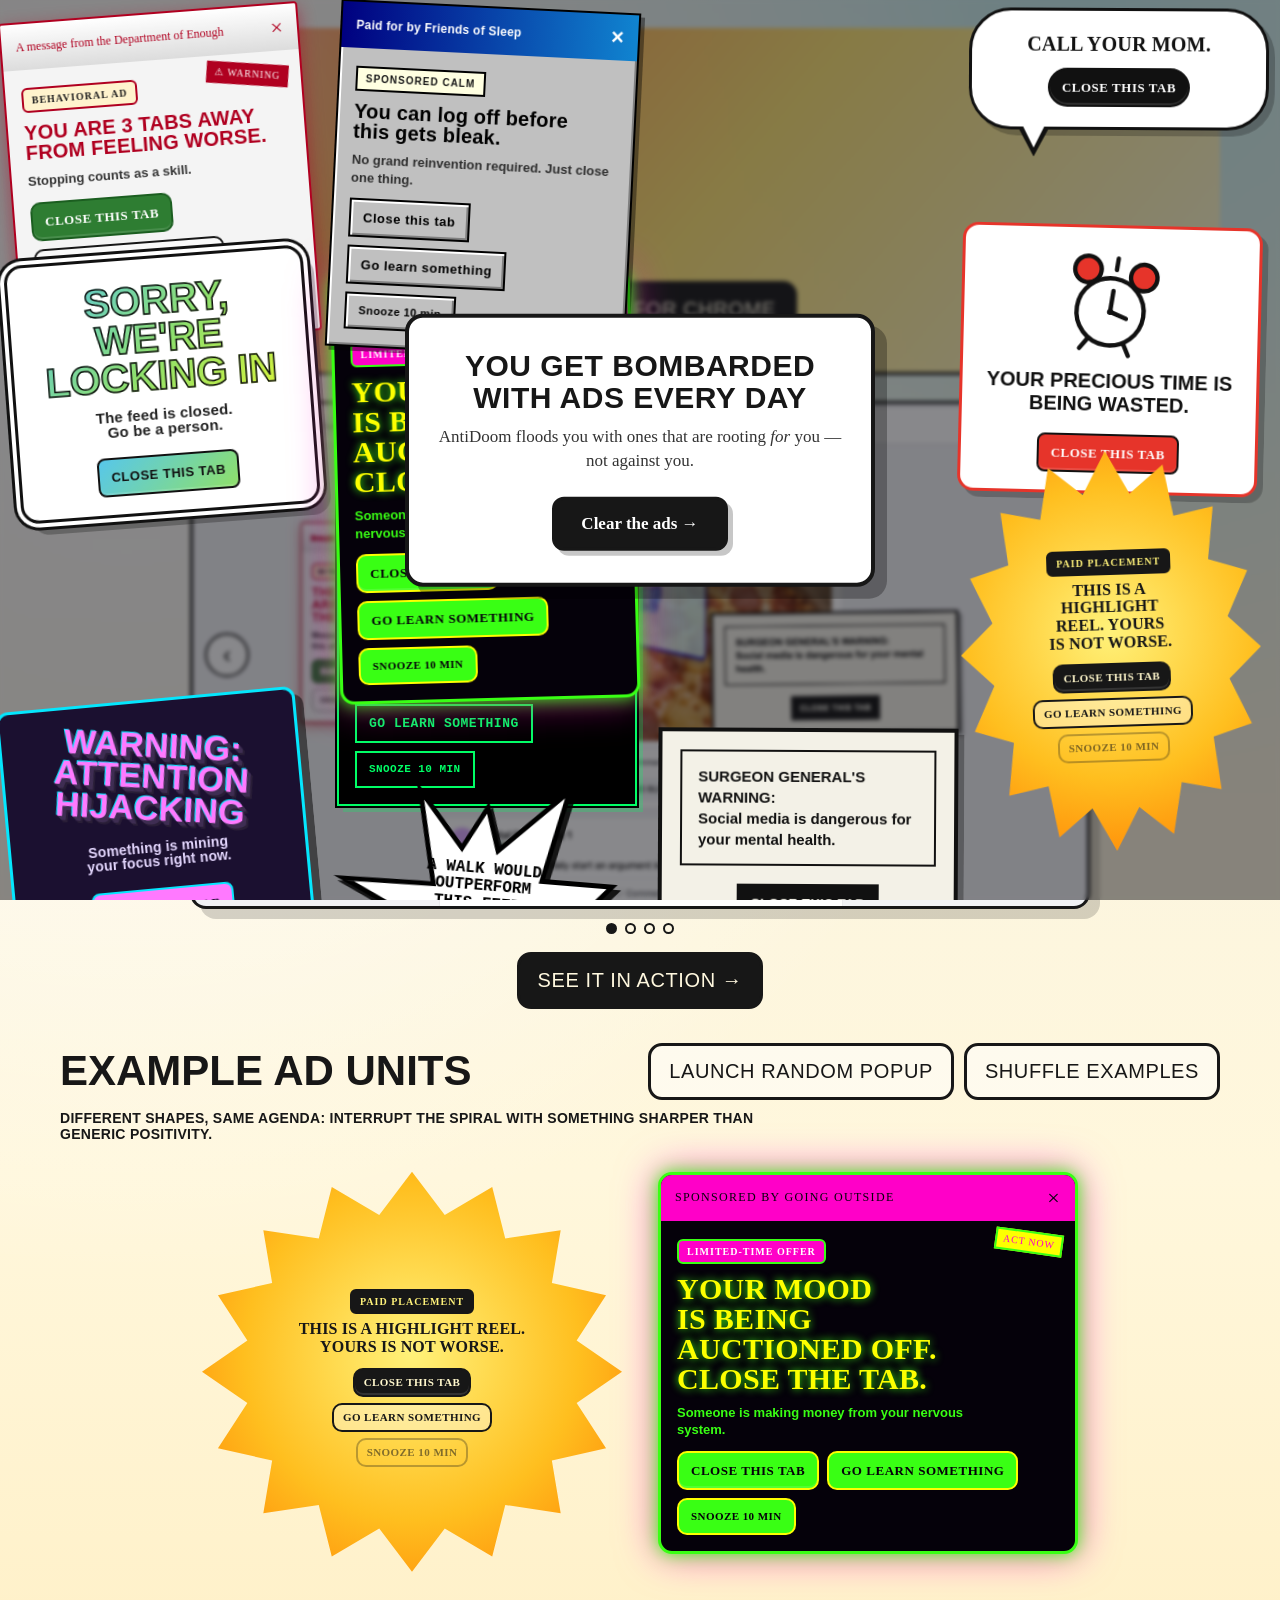
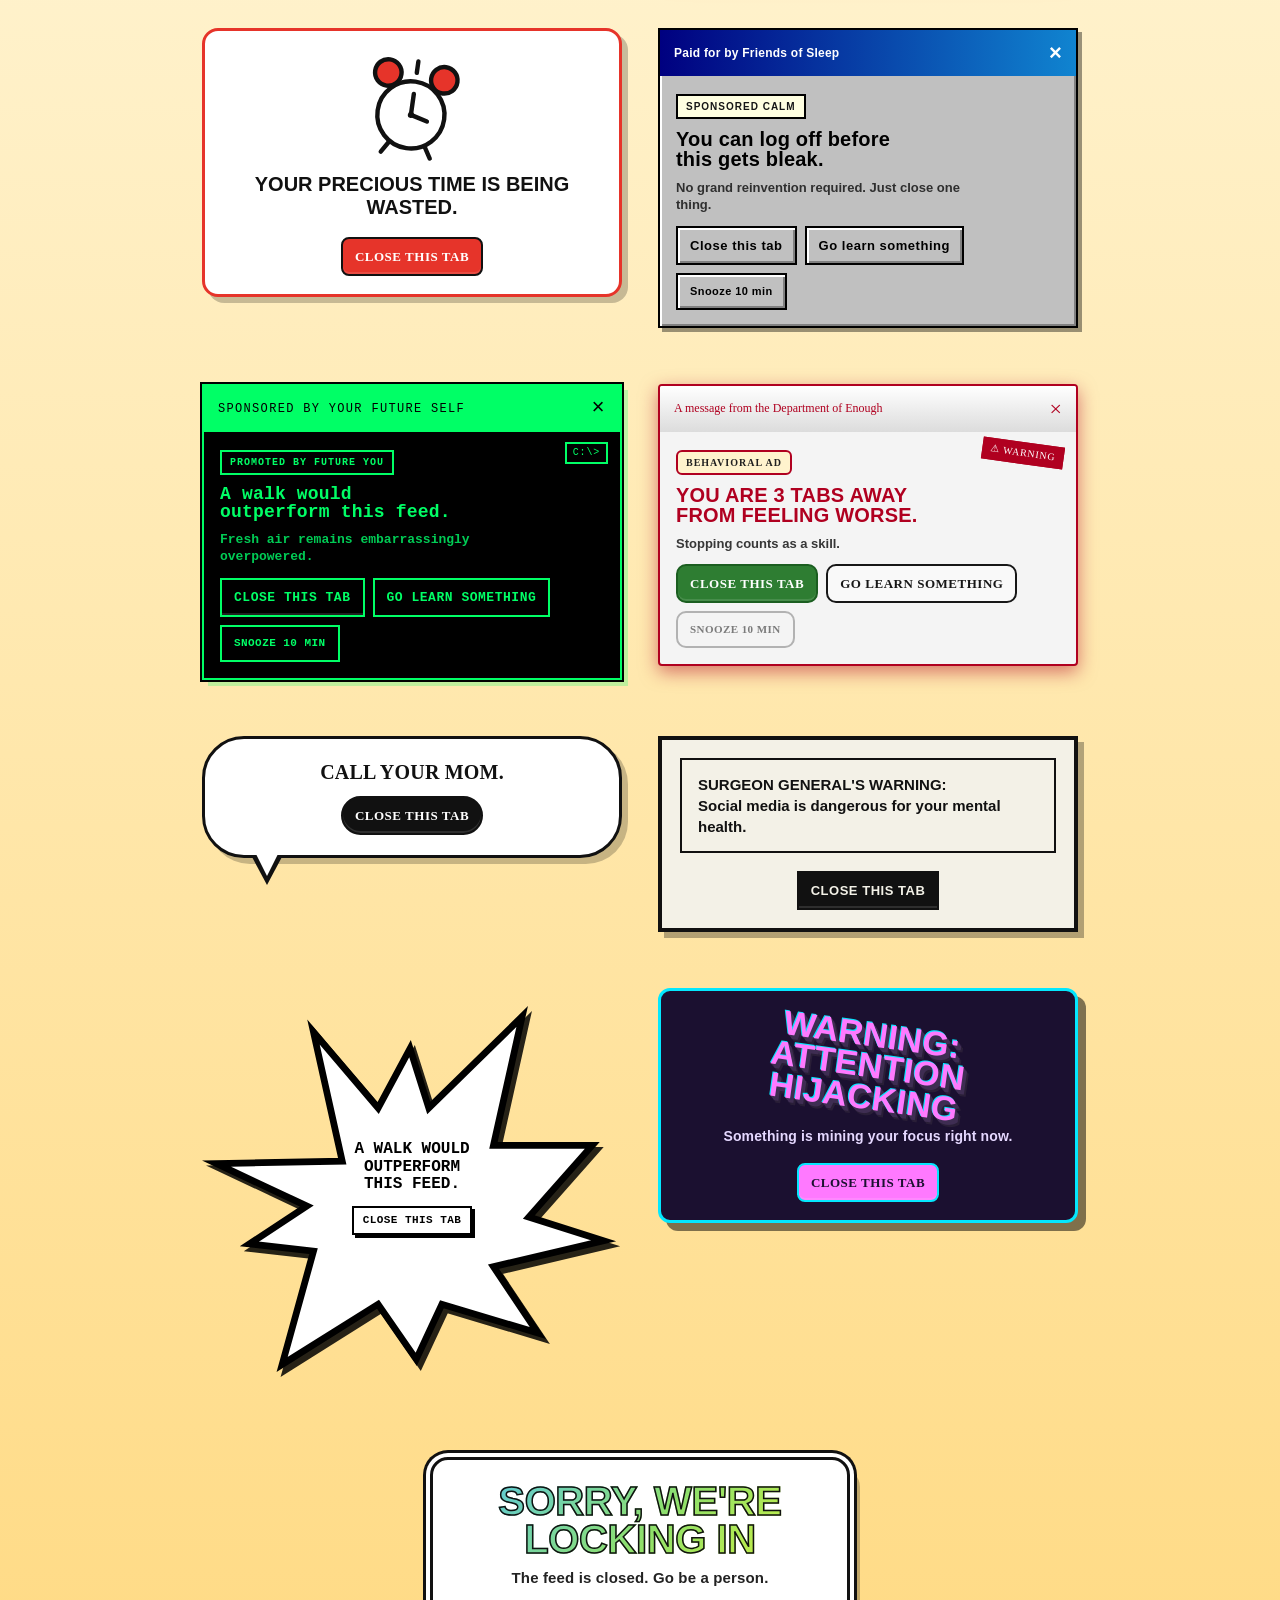
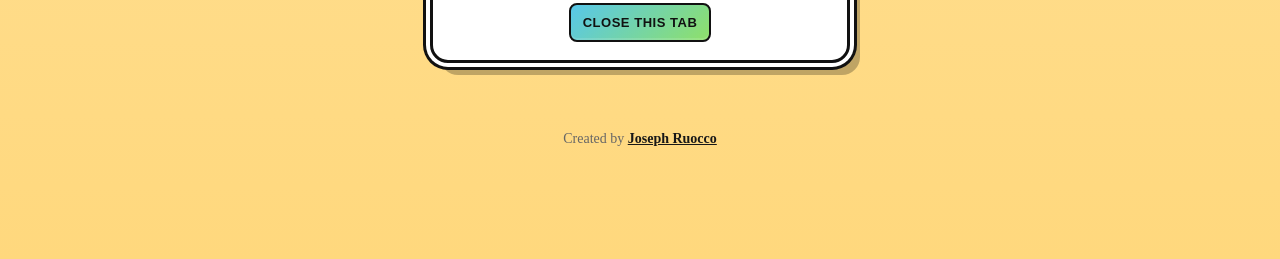
<file: demo/index.html>
<!doctype html>
<html lang="en">
  <head>
    <meta charset="utf-8">
    <meta name="viewport" content="width=device-width, initial-scale=1">
    <title>AntiDoom Demo</title>
    <link rel="stylesheet" href="ad-styles.css?v=32">
    <link rel="stylesheet" href="demo.css?v=32">
  </head>
  <body>
    <main class="demo-shell">
      <section class="hero">
        <h1 class="logo" aria-label="AntiDoom">AntiDoom</h1>
        <p class="lede">A showroom full of obnoxious fake ads that are weirdly on your side.</p>
        <div class="hero-actions">
          <a class="hero-button hero-button-primary" href="https://chromewebstore.google.com/detail/antidoom/kpibmejclghfaeiaofoijdnagaapomjh" target="_blank" rel="noopener">Download for Chrome</a>
        </div>
      </section>

      <section class="carousel" aria-label="AntiDoom in the wild">
        <div class="carousel-viewport">
          <div class="carousel-track" id="carouselTrack">
            <img src="img/mockups/fakebook_mockup.png" alt="AntiDoom running on Fakebook">
            <img src="img/mockups/deadit_mockup.png" alt="AntiDoom running on Deaddit">
            <img src="img/mockups/instagrim_mockup.png" alt="AntiDoom running on Instagrim">
            <img src="img/mockups/slacker_news_mockup.png" alt="AntiDoom running on Slacker News">
          </div>
          <button class="carousel-arrow carousel-prev" id="carouselPrev" type="button" aria-label="Previous">&#8249;</button>
          <button class="carousel-arrow carousel-next" id="carouselNext" type="button" aria-label="Next">&#8250;</button>
        </div>
        <div class="carousel-dots" id="carouselDots"></div>
        <a class="hero-button hero-button-primary carousel-cta" href="sites.html">See it in action &rarr;</a>
      </section>

      <section class="grid-header">
        <div class="grid-header-row">
          <h2>Example Ad Units</h2>
          <div class="grid-header-actions">
            <button id="spawnOne" class="hero-button hero-button-secondary" type="button">Launch random popup</button>
            <button id="shuffleGrid" class="hero-button hero-button-secondary" type="button">Shuffle examples</button>
          </div>
        </div>
        <p>Different shapes, same agenda: interrupt the spiral with something sharper than generic positivity.</p>
      </section>

      <section class="ad-grid style-gallery" id="adGrid"></section>

      <footer class="site-footer">Created by <a href="https://josephruocco.net" target="_blank" rel="noopener">Joseph Ruocco</a></footer>
    </main>

    <template id="popupTemplate">
      <section class="floating-root">
        <div class="floating-card" role="dialog" aria-live="polite" aria-label="Example AntiDoom popup">
          <div class="floating-header">
            <span>Sponsored by your future self</span>
            <button class="floating-close" type="button" aria-label="Dismiss">&times;</button>
          </div>
          <div class="floating-body">
            <div class="floating-image-wrap is-hidden">
              <img class="floating-image" alt="Custom ad image">
            </div>
            <div class="floating-kicker"></div>
            <p class="floating-message"></p>
            <p class="floating-subtext"></p>
          </div>
          <div class="floating-footer">
            <button class="floating-button floating-button-primary" type="button">Close this tab</button>
            <button class="floating-button floating-button-secondary" type="button">Go learn something</button>
          </div>
        </div>
      </section>
    </template>

    <section id="celebrationOverlay" class="celebration-overlay is-hidden" aria-live="polite">
      <div class="celebration-card">
        <p class="celebration-eyebrow">Decision confirmed</p>
        <h2 class="celebration-title">Life: slightly redeemed.</h2>
        <p class="celebration-copy">You rejected the sludge and selected a better timeline.</p>
        <div class="celebration-reel" id="celebrationReel"></div>
        <button id="celebrationClose" class="hero-button hero-button-primary" type="button">Return to your upgraded life</button>
      </div>
    </section>

    <script src="demo.js?v=32"></script>
  </body>
</html>
</file>
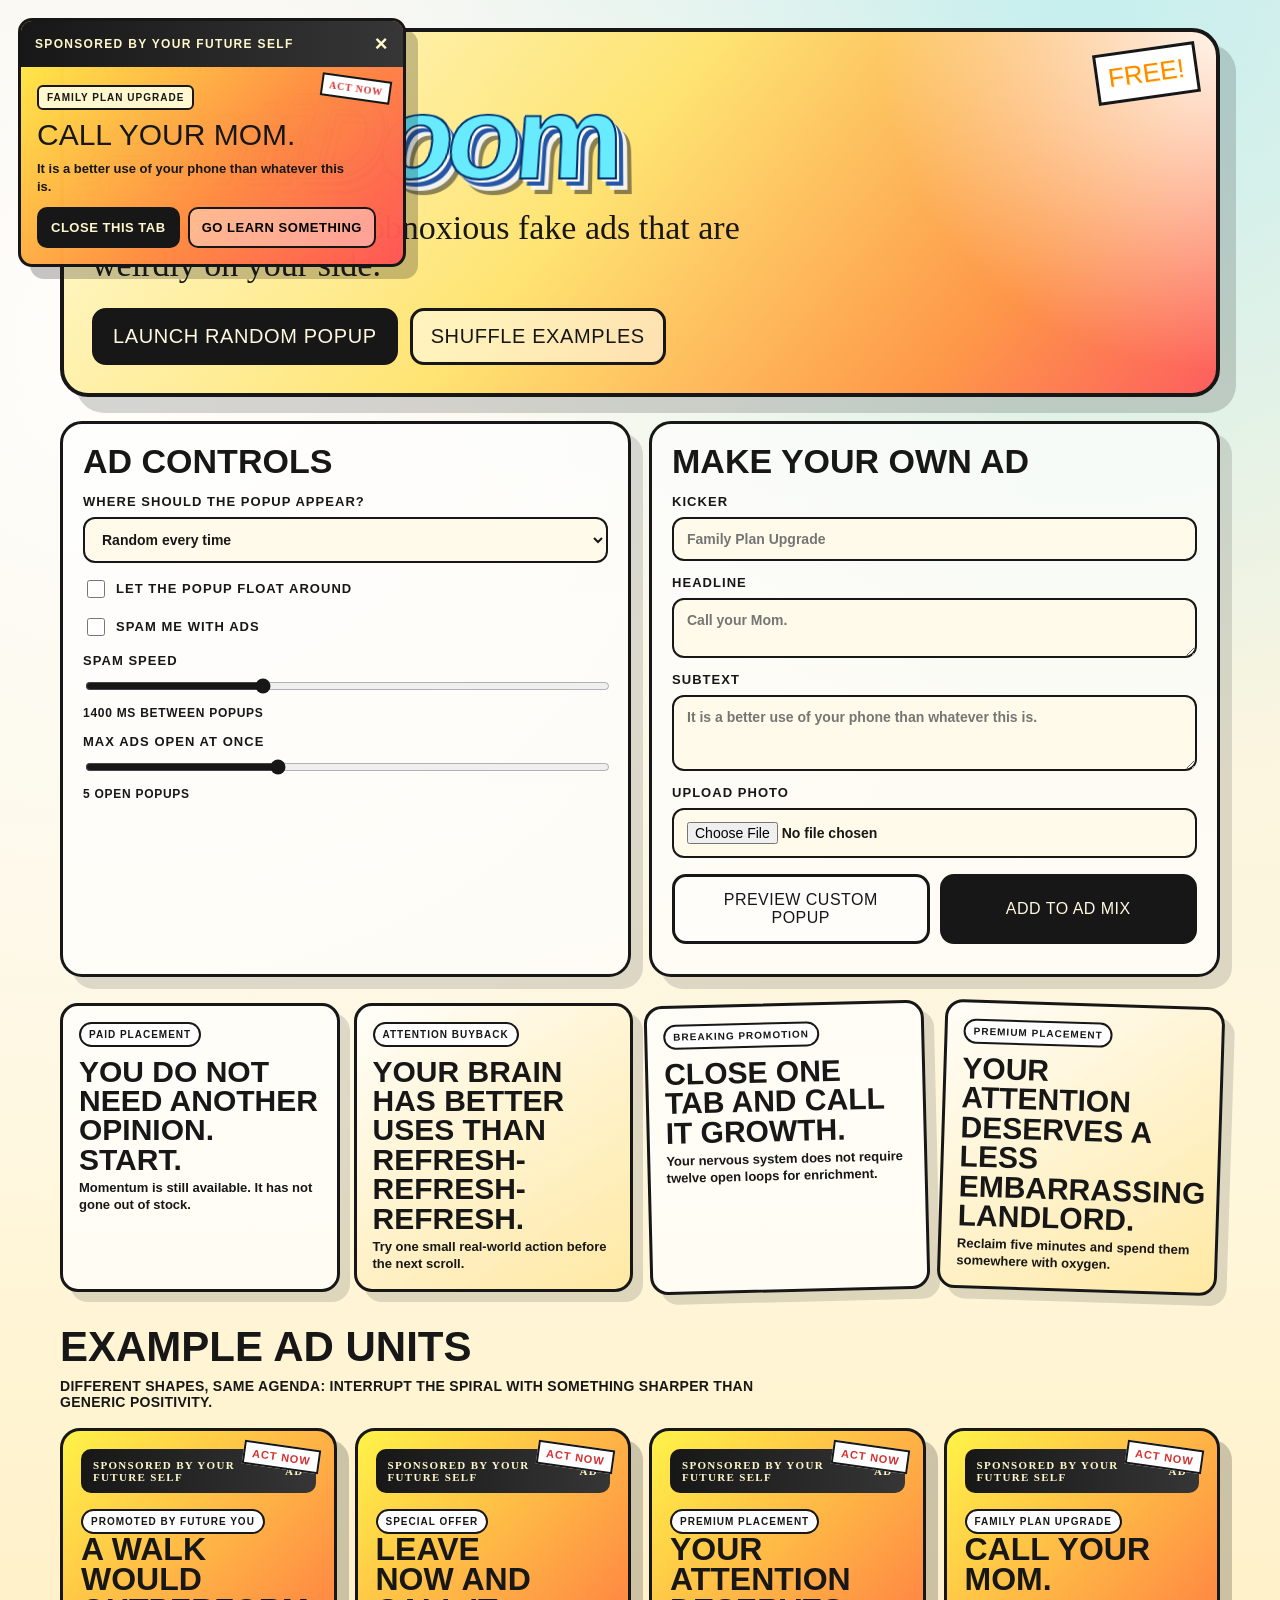
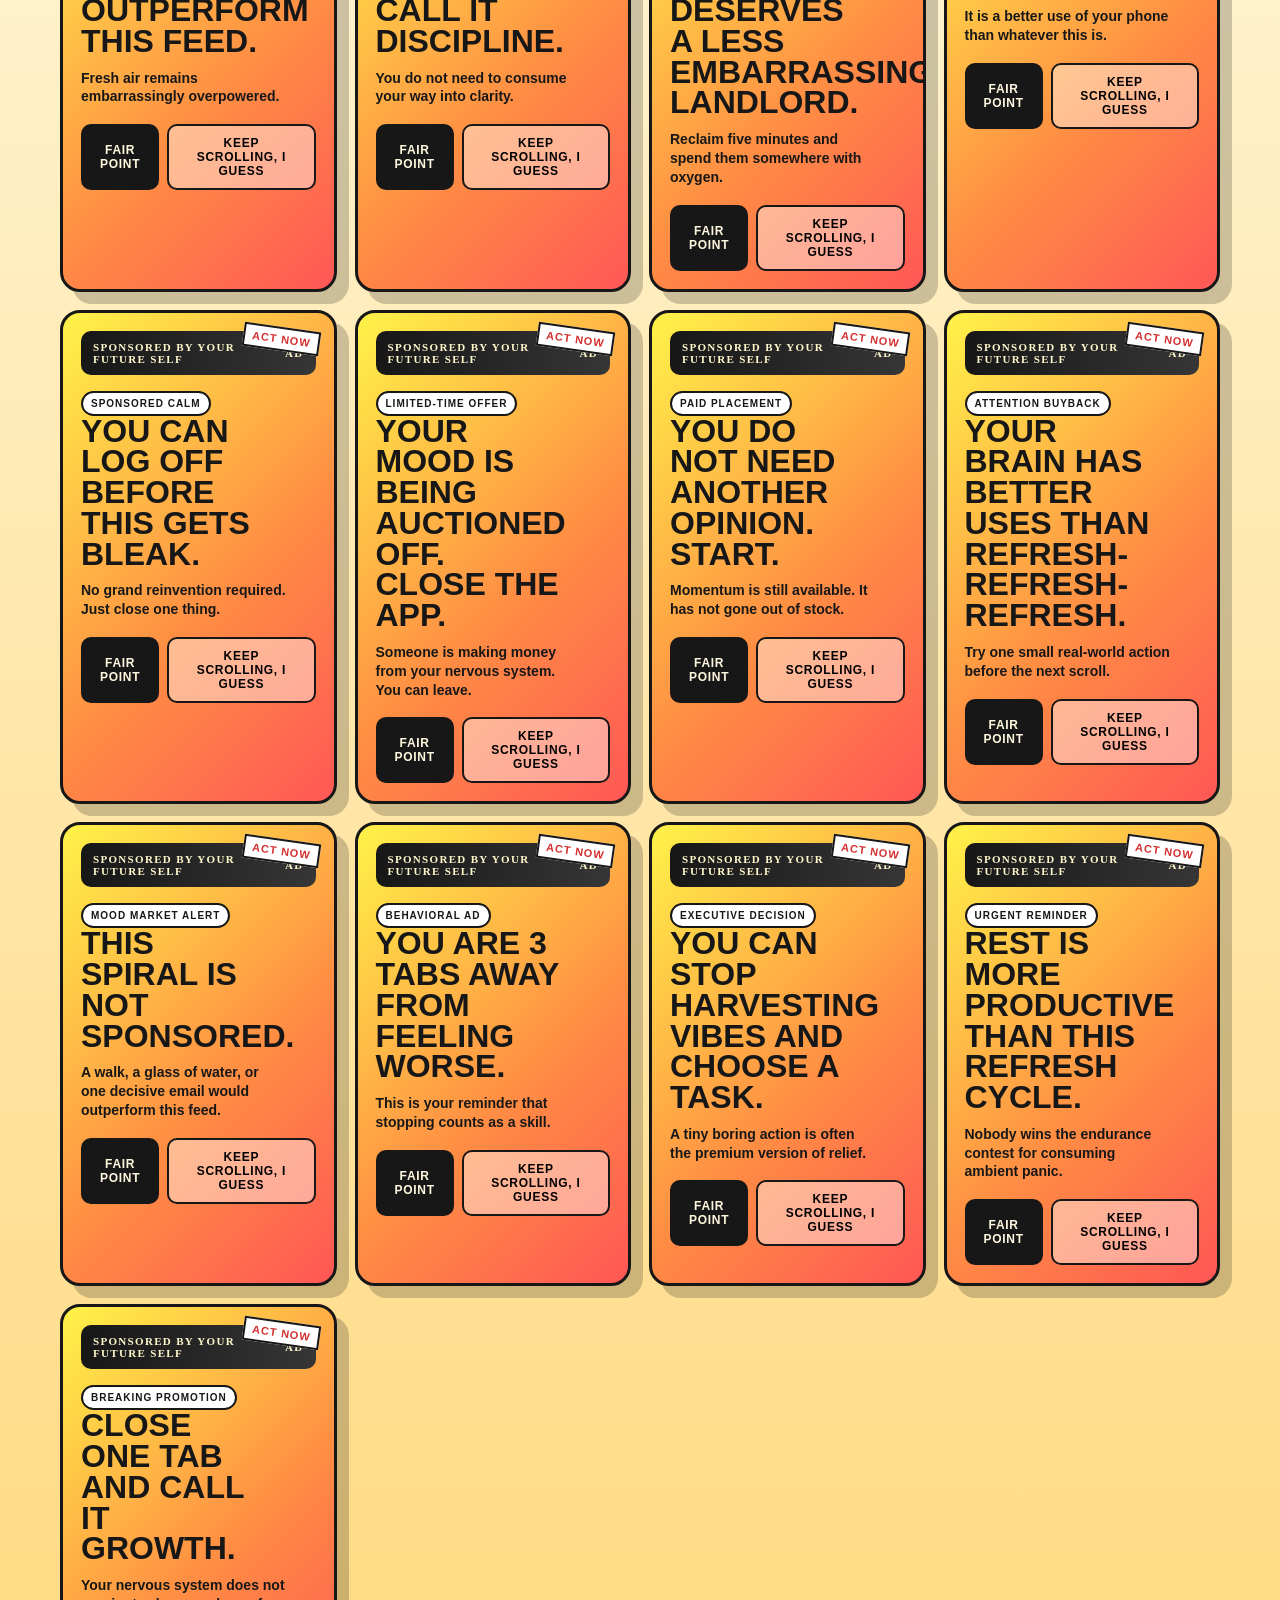
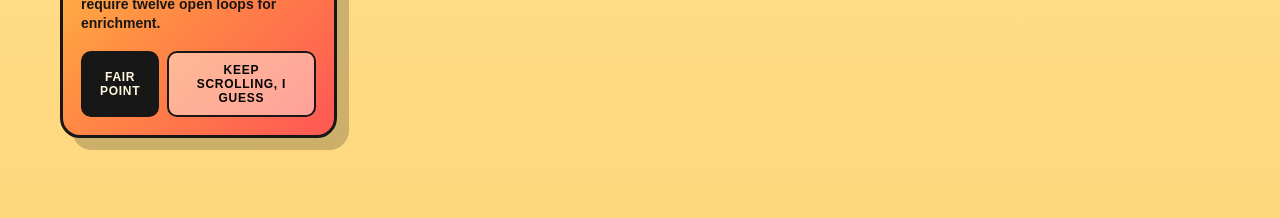
<file: demo.html>
<!doctype html>
<html lang="en">
  <head>
    <meta charset="utf-8">
    <meta name="viewport" content="width=device-width, initial-scale=1">
    <title>AntiDoom Demo</title>
    <link rel="stylesheet" href="demo.css">
  </head>
  <body>
    <main class="demo-shell">
      <section class="hero">
        <p class="eyebrow">Demo Landing Page</p>
        <h1 class="logo" aria-label="AntiDoom">AntiDoom</h1>
        <p class="lede">A showroom full of obnoxious fake ads that are weirdly on your side.</p>
        <div class="hero-actions">
          <button id="spawnOne" class="hero-button hero-button-primary" type="button">Launch random popup</button>
          <button id="shuffleGrid" class="hero-button hero-button-secondary" type="button">Shuffle examples</button>
        </div>
      </section>

      <section class="control-panel">
        <div class="control-card">
          <h2>Ad Controls</h2>
          <label class="control-field" for="positionSelect">
            <span>Where should the popup appear?</span>
            <select id="positionSelect">
              <option value="random">Random every time</option>
              <option value="bottom-right">Bottom right</option>
              <option value="bottom-left">Bottom left</option>
              <option value="top-right">Top right</option>
              <option value="top-left">Top left</option>
              <option value="center">Center</option>
            </select>
          </label>
          <label class="control-toggle">
            <input id="floatToggle" type="checkbox">
            <span>Let the popup float around</span>
          </label>
          <label class="control-toggle">
            <input id="spamToggle" type="checkbox">
            <span>Spam me with ads</span>
          </label>
          <label class="control-field" for="spamSpeed">
            <span>Spam speed</span>
            <input id="spamSpeed" type="range" min="600" max="3000" step="200" value="1400">
          </label>
          <p class="control-value"><span id="spamSpeedValue">1400</span> ms between popups</p>
          <label class="control-field" for="spamCount">
            <span>Max ads open at once</span>
            <input id="spamCount" type="range" min="1" max="12" step="1" value="5">
          </label>
          <p class="control-value"><span id="spamCountValue">5</span> open popups</p>
        </div>

        <div class="control-card">
          <h2>Make Your Own Ad</h2>
          <label class="control-field" for="customKicker">
            <span>Kicker</span>
            <input id="customKicker" type="text" maxlength="40" placeholder="Family Plan Upgrade">
          </label>
          <label class="control-field" for="customMessage">
            <span>Headline</span>
            <textarea id="customMessage" rows="2" maxlength="80" placeholder="Call your Mom."></textarea>
          </label>
          <label class="control-field" for="customSubtext">
            <span>Subtext</span>
            <textarea id="customSubtext" rows="3" maxlength="140" placeholder="It is a better use of your phone than whatever this is."></textarea>
          </label>
          <label class="control-field" for="customPhoto">
            <span>Upload photo</span>
            <input id="customPhoto" type="file" accept="image/*">
          </label>
          <div class="custom-actions">
            <button id="previewCustom" class="hero-button hero-button-secondary" type="button">Preview custom popup</button>
            <button id="addCustom" class="hero-button hero-button-primary" type="button">Add to ad mix</button>
          </div>
          <p id="customStatus" class="control-value"></p>
        </div>
      </section>

      <section class="billboard-row" id="billboardRow"></section>

      <section class="grid-header">
        <h2>Example Ad Units</h2>
        <p>Different shapes, same agenda: interrupt the spiral with something sharper than generic positivity.</p>
      </section>

      <section class="ad-grid" id="adGrid"></section>
    </main>

    <template id="popupTemplate">
      <section class="floating-root">
        <div class="floating-card" role="dialog" aria-live="polite" aria-label="Example AntiDoom popup">
          <div class="floating-header">
            <span>Sponsored by your future self</span>
            <button class="floating-close" type="button" aria-label="Dismiss">&times;</button>
          </div>
          <div class="floating-body">
            <div class="floating-image-wrap is-hidden">
              <img class="floating-image" alt="Custom ad image">
            </div>
            <div class="floating-kicker"></div>
            <p class="floating-message"></p>
            <p class="floating-subtext"></p>
          </div>
          <div class="floating-footer">
            <button class="floating-button floating-button-primary" type="button">Close this tab</button>
            <button class="floating-button floating-button-secondary" type="button">Go learn something</button>
          </div>
        </div>
      </section>
    </template>

    <section id="celebrationOverlay" class="celebration-overlay is-hidden" aria-live="polite">
      <div class="celebration-card">
        <p class="celebration-eyebrow">Decision confirmed</p>
        <h2 class="celebration-title">Life: slightly redeemed.</h2>
        <p class="celebration-copy">You rejected the sludge and selected a better timeline.</p>
        <div class="celebration-reel" id="celebrationReel"></div>
        <button id="celebrationClose" class="hero-button hero-button-primary" type="button">Return to your upgraded life</button>
      </div>
    </section>

    <script src="demo.js"></script>
  </body>
</html>
</file>
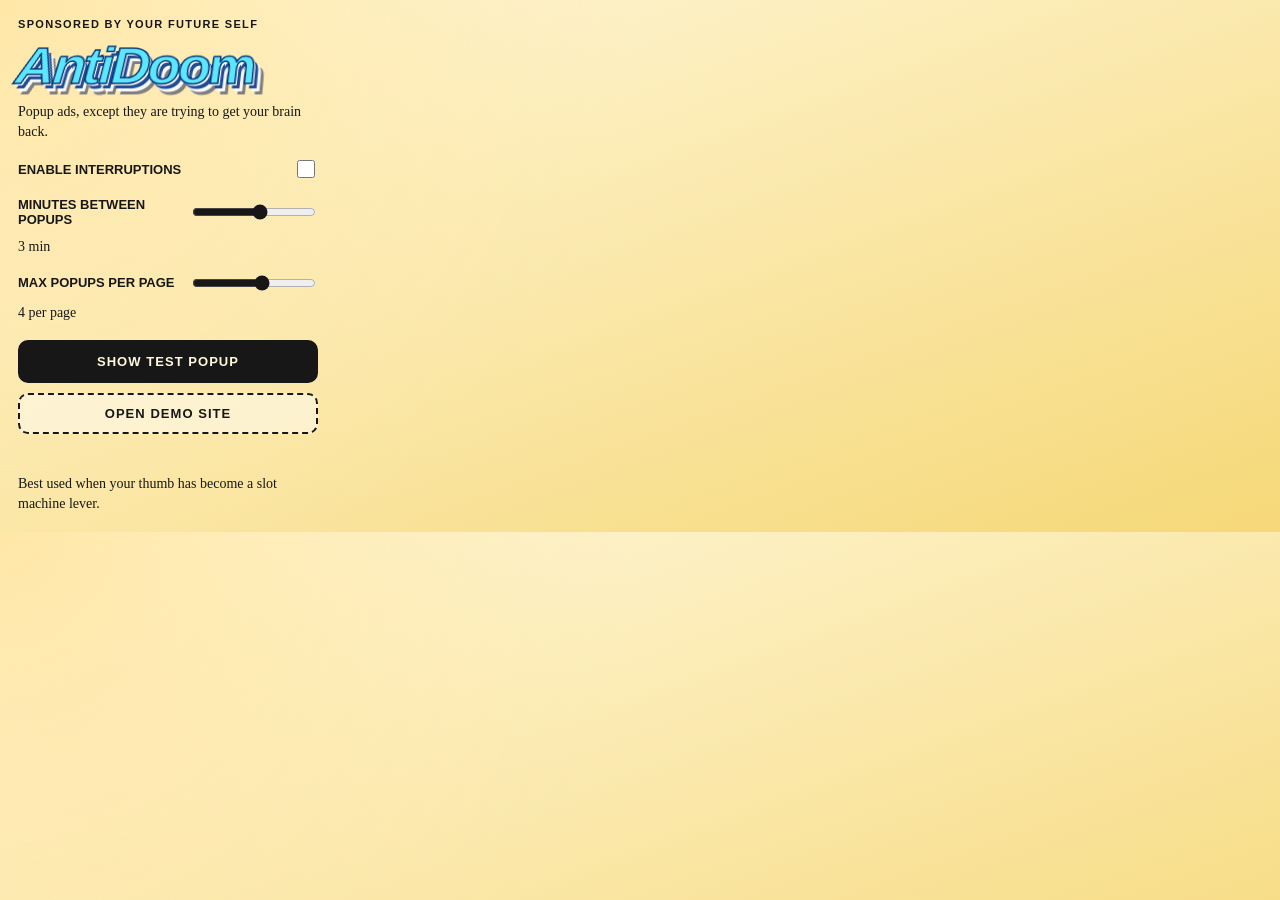
<file: popup.html>
<!doctype html>
<html lang="en">
  <head>
    <meta charset="utf-8">
    <meta name="viewport" content="width=device-width, initial-scale=1">
    <title>AntiDoom</title>
    <link rel="stylesheet" href="popup.css">
  </head>
  <body>
    <main class="panel">
      <p class="eyebrow">Sponsored by your future self</p>
      <h1 class="logo" aria-label="AntiDoom">AntiDoom</h1>
      <p class="intro">Popup ads, except they are trying to get your brain back.</p>

      <label class="row toggle">
        <span>Enable interruptions</span>
        <input id="enabled" type="checkbox">
      </label>

      <label class="row" for="interval">
        <span>Minutes between popups</span>
        <input id="interval" type="range" min="1" max="10" step="1">
      </label>
      <p class="value"><span id="intervalValue">3</span> min</p>

      <label class="row" for="maxPopups">
        <span>Max popups per page</span>
        <input id="maxPopups" type="range" min="1" max="8" step="1">
      </label>
      <p class="value"><span id="maxPopupsValue">4</span> per page</p>

      <button id="testPopup" class="test-button" type="button">Show test popup</button>
      <button id="openDemo" class="demo-button" type="button">Open demo site</button>

      <p id="status" class="status" aria-live="polite"></p>

      <p class="footer">Best used when your thumb has become a slot machine lever.</p>
    </main>
    <script src="popup.js"></script>
  </body>
</html>
</file>
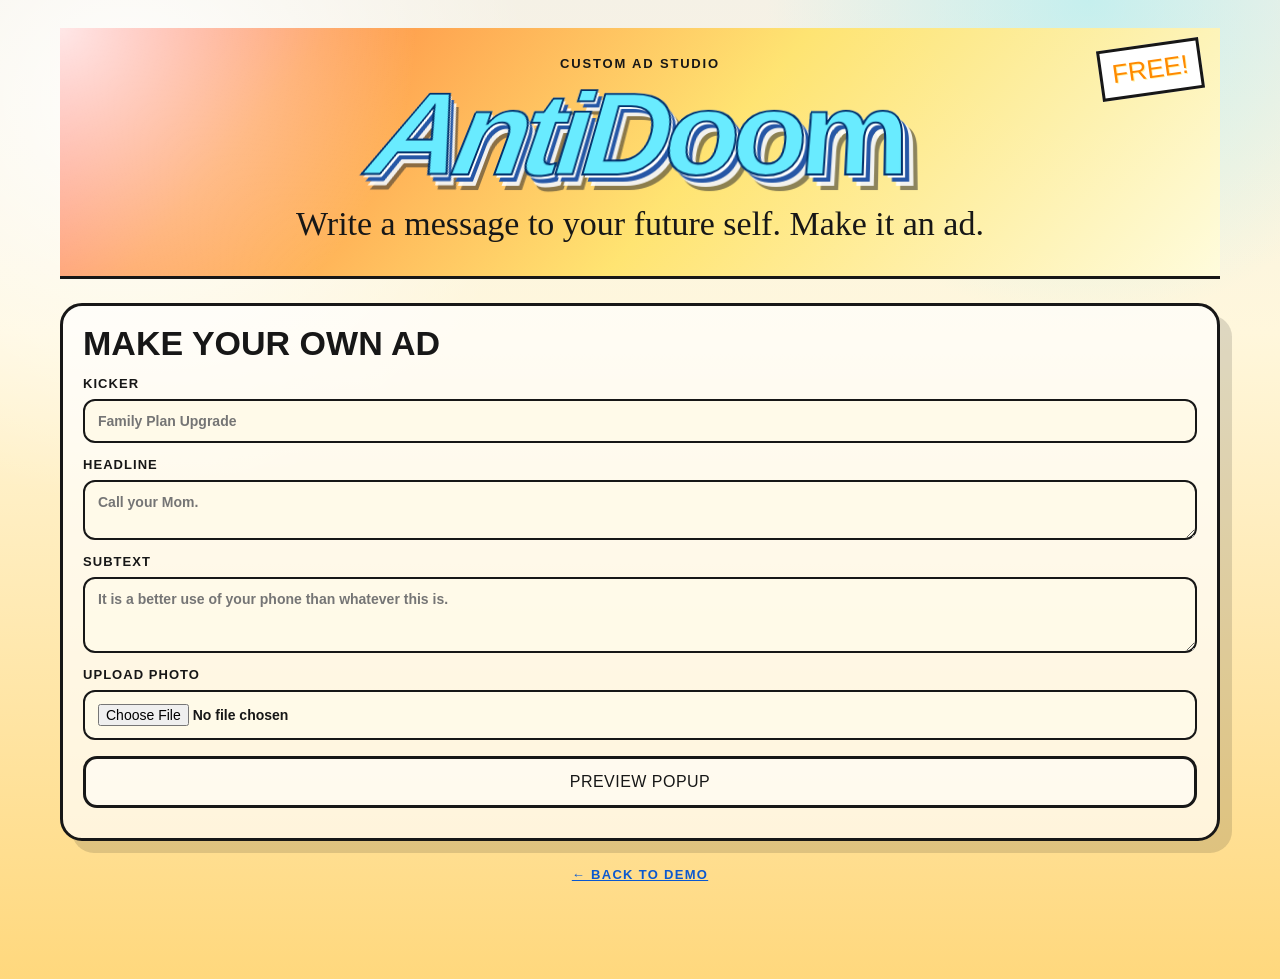
<file: demo/build.html>
<!doctype html>
<html lang="en">
  <head>
    <meta charset="utf-8">
    <meta name="viewport" content="width=device-width, initial-scale=1">
    <title>AntiDoom — Build Your Own Ad</title>
    <link rel="stylesheet" href="demo.css">
  </head>
  <body>
    <main class="demo-shell">
      <section class="hero">
        <p class="eyebrow">Custom Ad Studio</p>
        <h1 class="logo" aria-label="AntiDoom">AntiDoom</h1>
        <p class="lede">Write a message to your future self. Make it an ad.</p>
      </section>

      <section class="control-panel">
        <div class="control-card">
          <h2>Make Your Own Ad</h2>
          <label class="control-field" for="customKicker">
            <span>Kicker</span>
            <input id="customKicker" type="text" maxlength="40" placeholder="Family Plan Upgrade">
          </label>
          <label class="control-field" for="customMessage">
            <span>Headline</span>
            <textarea id="customMessage" rows="2" maxlength="80" placeholder="Call your Mom."></textarea>
          </label>
          <label class="control-field" for="customSubtext">
            <span>Subtext</span>
            <textarea id="customSubtext" rows="3" maxlength="140" placeholder="It is a better use of your phone than whatever this is."></textarea>
          </label>
          <label class="control-field" for="customPhoto">
            <span>Upload photo</span>
            <input id="customPhoto" type="file" accept="image/*">
          </label>
          <div class="custom-actions">
            <button id="previewCustom" class="hero-button hero-button-secondary" type="button">Preview popup</button>
          </div>
          <p id="customStatus" class="control-value"></p>
        </div>
      </section>

      <p style="text-align:center; margin-top: 24px;">
        <a href="/" style="font-family: 'Arial Narrow', Arial, sans-serif; font-size:13px; font-weight:700; letter-spacing:0.1em; text-transform:uppercase; color:#0a58d0;">← Back to demo</a>
      </p>
    </main>

    <template id="popupTemplate">
      <section class="floating-root">
        <div class="floating-card" role="dialog" aria-live="polite" aria-label="Example AntiDoom popup">
          <div class="floating-header">
            <span>Sponsored by your future self</span>
            <button class="floating-close" type="button" aria-label="Dismiss">&times;</button>
          </div>
          <div class="floating-body">
            <div class="floating-image-wrap is-hidden">
              <img class="floating-image" alt="Custom ad image">
            </div>
            <div class="floating-kicker"></div>
            <p class="floating-message"></p>
            <p class="floating-subtext"></p>
          </div>
          <div class="floating-footer">
            <button class="floating-button floating-button-primary" type="button">Close this tab</button>
            <button class="floating-button floating-button-secondary" type="button">Go learn something</button>
          </div>
        </div>
      </section>
    </template>

    <script src="build.js"></script>
  </body>
</html>
</file>
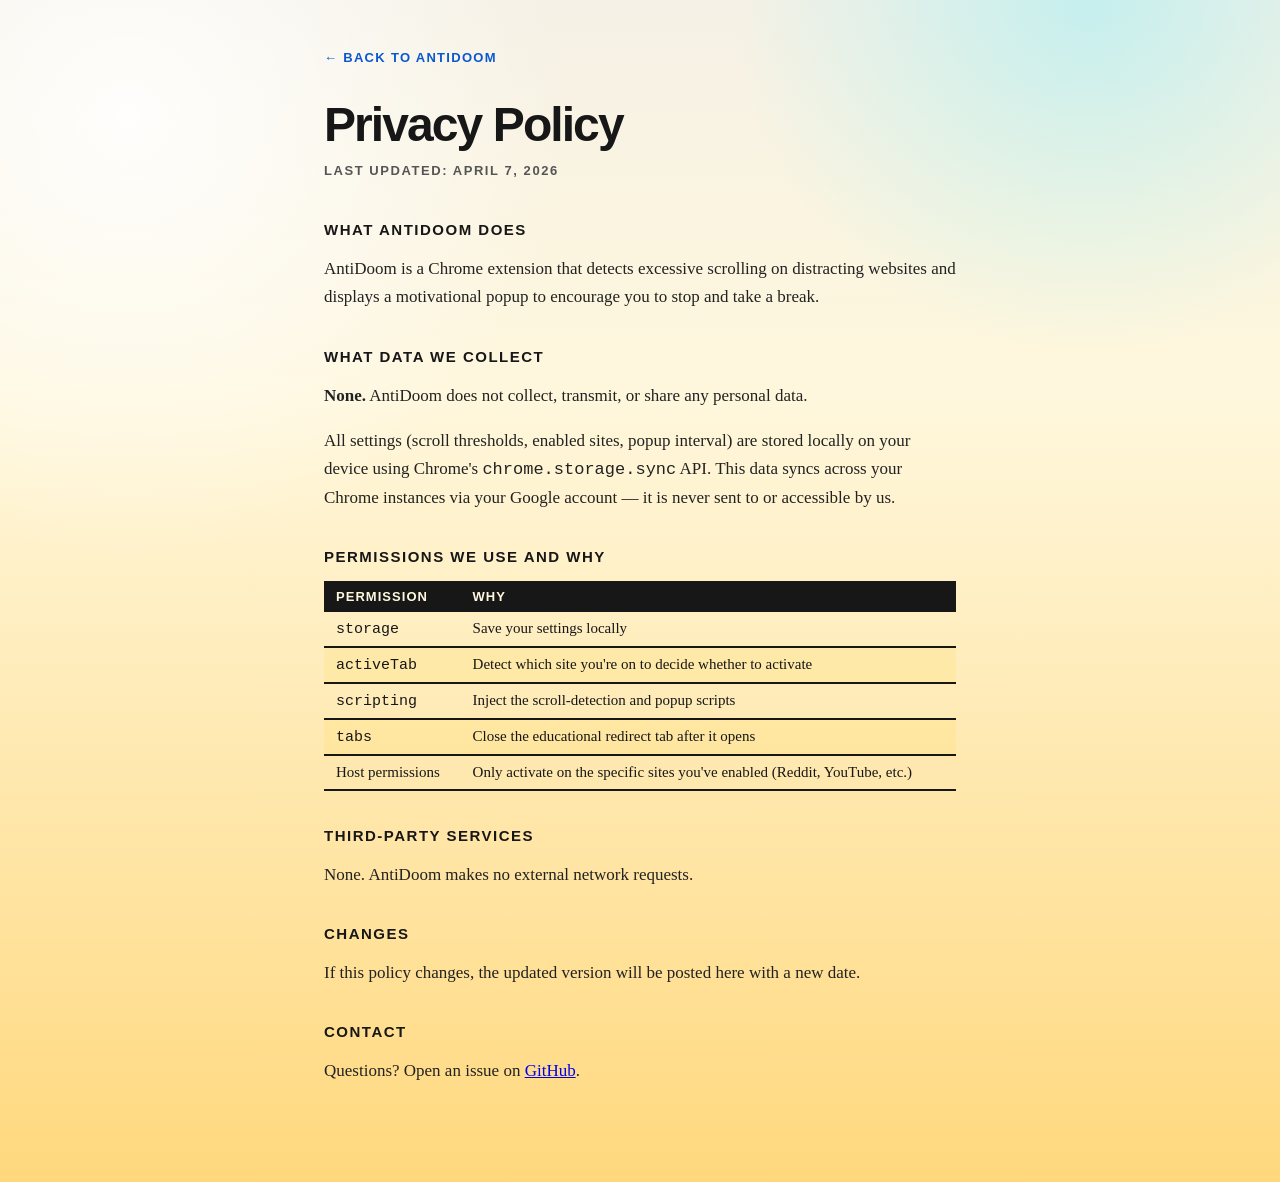
<file: demo/privacy.html>
<!doctype html>
<html lang="en">
  <head>
    <meta charset="utf-8">
    <meta name="viewport" content="width=device-width, initial-scale=1">
    <title>AntiDoom — Privacy Policy</title>
    <link rel="stylesheet" href="demo.css">
    <style>
      .privacy-shell {
        max-width: 680px;
        margin: 0 auto;
        padding: 48px 24px 80px;
      }
      .privacy-shell h1 {
        font-family: Impact, 'Arial Narrow Bold', sans-serif;
        font-size: 48px;
        letter-spacing: -0.04em;
        margin: 0 0 8px;
        color: #171717;
      }
      .privacy-shell .updated {
        font-family: 'Arial Narrow', Arial, sans-serif;
        font-size: 13px;
        font-weight: 700;
        letter-spacing: 0.12em;
        text-transform: uppercase;
        color: #555;
        margin: 0 0 40px;
      }
      .privacy-shell h2 {
        font-family: 'Arial Narrow', Arial, sans-serif;
        font-size: 15px;
        font-weight: 700;
        letter-spacing: 0.1em;
        text-transform: uppercase;
        margin: 36px 0 8px;
        color: #171717;
      }
      .privacy-shell p, .privacy-shell li {
        font-family: Georgia, 'Times New Roman', serif;
        font-size: 17px;
        line-height: 1.65;
        color: #222;
      }
      .privacy-shell table {
        width: 100%;
        border-collapse: collapse;
        margin: 16px 0;
        font-family: Georgia, serif;
        font-size: 15px;
      }
      .privacy-shell th {
        text-align: left;
        padding: 8px 12px;
        background: #171717;
        color: #fff8df;
        font-family: 'Arial Narrow', Arial, sans-serif;
        font-size: 13px;
        letter-spacing: 0.08em;
        text-transform: uppercase;
      }
      .privacy-shell td {
        padding: 8px 12px;
        border-bottom: 2px solid #171717;
        vertical-align: top;
      }
      .privacy-shell tr:nth-child(even) td {
        background: rgba(255,214,78,0.18);
      }
      .back-link {
        display: inline-block;
        margin-bottom: 32px;
        font-family: 'Arial Narrow', Arial, sans-serif;
        font-size: 13px;
        font-weight: 700;
        letter-spacing: 0.1em;
        text-transform: uppercase;
        color: #0a58d0;
        text-decoration: none;
      }
      .back-link:hover { text-decoration: underline; }
    </style>
  </head>
  <body>
    <main class="privacy-shell">
      <a class="back-link" href="/">← Back to AntiDoom</a>
      <h1>Privacy Policy</h1>
      <p class="updated">Last updated: April 7, 2026</p>

      <h2>What AntiDoom does</h2>
      <p>AntiDoom is a Chrome extension that detects excessive scrolling on distracting websites and displays a motivational popup to encourage you to stop and take a break.</p>

      <h2>What data we collect</h2>
      <p><strong>None.</strong> AntiDoom does not collect, transmit, or share any personal data.</p>
      <p>All settings (scroll thresholds, enabled sites, popup interval) are stored locally on your device using Chrome's <code>chrome.storage.sync</code> API. This data syncs across your Chrome instances via your Google account — it is never sent to or accessible by us.</p>

      <h2>Permissions we use and why</h2>
      <table>
        <thead>
          <tr><th>Permission</th><th>Why</th></tr>
        </thead>
        <tbody>
          <tr><td><code>storage</code></td><td>Save your settings locally</td></tr>
          <tr><td><code>activeTab</code></td><td>Detect which site you're on to decide whether to activate</td></tr>
          <tr><td><code>scripting</code></td><td>Inject the scroll-detection and popup scripts</td></tr>
          <tr><td><code>tabs</code></td><td>Close the educational redirect tab after it opens</td></tr>
          <tr><td>Host permissions</td><td>Only activate on the specific sites you've enabled (Reddit, YouTube, etc.)</td></tr>
        </tbody>
      </table>

      <h2>Third-party services</h2>
      <p>None. AntiDoom makes no external network requests.</p>

      <h2>Changes</h2>
      <p>If this policy changes, the updated version will be posted here with a new date.</p>

      <h2>Contact</h2>
      <p>Questions? Open an issue on <a href="https://github.com/josephruocco/antidoom">GitHub</a>.</p>
    </main>
  </body>
</html>
</file>
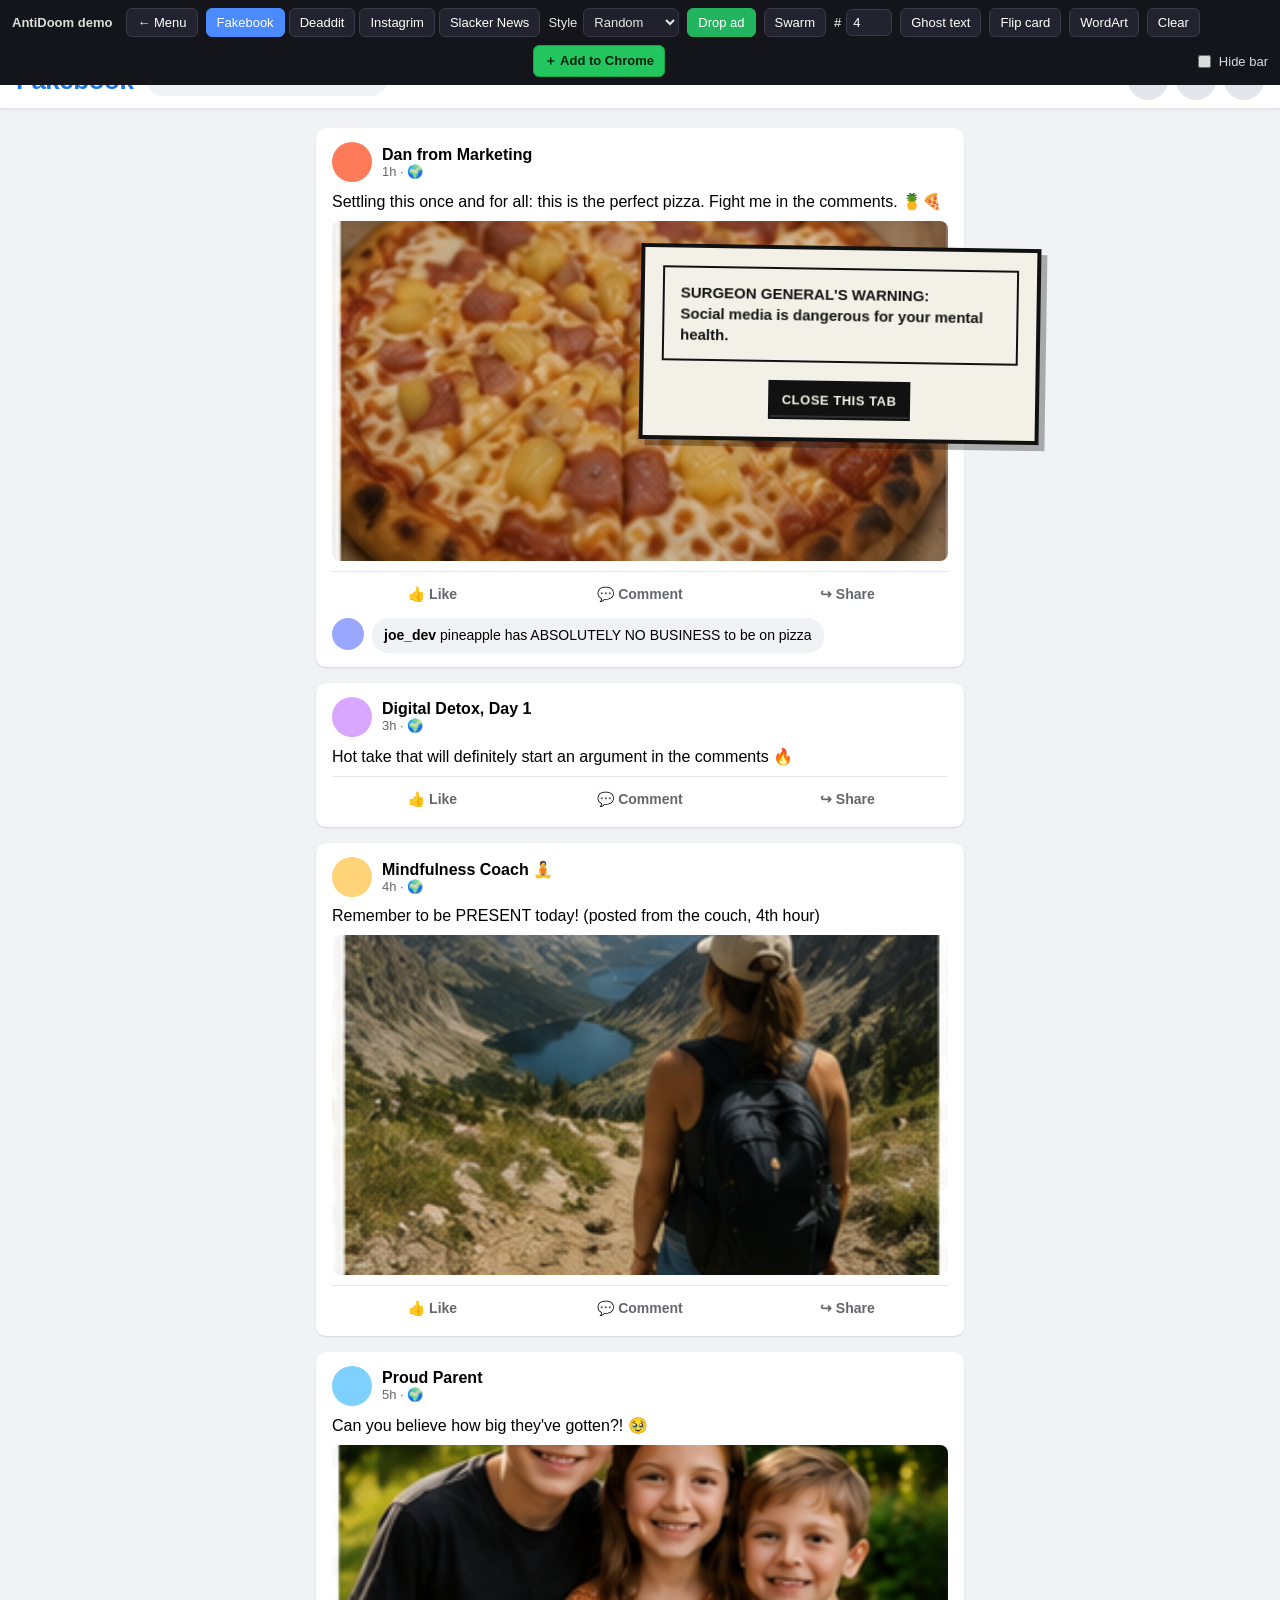
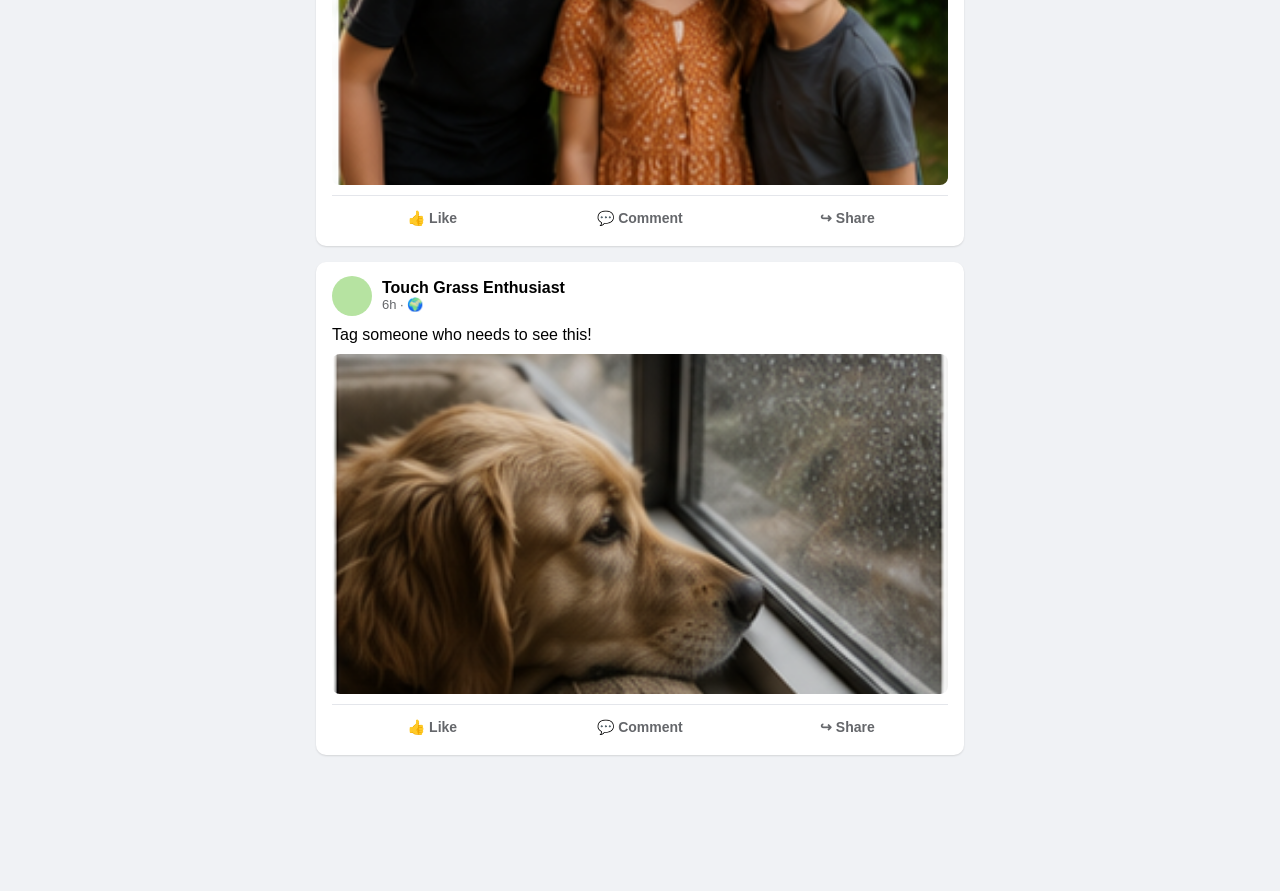
<file: demo/sites.html>
<!doctype html>
<html lang="en">
  <head>
    <meta charset="utf-8">
    <meta name="viewport" content="width=device-width, initial-scale=1">
    <title>AntiDoom — Live on your feeds</title>
    <!-- The REAL extension styles, so the demo matches production exactly -->
    <link rel="stylesheet" href="ad-styles.css?v=22">
    <link rel="stylesheet" href="sites.css?v=22">
  </head>
  <body>
    <!-- Control bar (hide it for clean screenshots) -->
    <div class="ctrl" id="ctrl">
      <span class="ctrl-brand">AntiDoom demo</span>
      <a class="ctrl-btn ctrl-menu" href="index.html">&larr; Menu</a>
      <div class="ctrl-group" role="group" aria-label="Website">
        <button class="ctrl-btn is-on" data-site="facebook">Fakebook</button>
        <button class="ctrl-btn" data-site="reddit">Deaddit</button>
        <button class="ctrl-btn" data-site="instagram">Instagrim</button>
        <button class="ctrl-btn" data-site="hn">Slacker News</button>
      </div>
      <label class="ctrl-select">
        Style
        <select id="styleSelect"></select>
      </label>
      <button class="ctrl-btn ctrl-primary" id="dropAd">Drop ad</button>
      <button class="ctrl-btn" id="swarm">Swarm</button>
      <label class="ctrl-num"># <input type="number" id="swarmCount" min="1" max="6" value="4"></label>
      <button class="ctrl-btn" id="overlayGhost">Ghost text</button>
      <button class="ctrl-btn" id="overlayFlip">Flip card</button>
      <button class="ctrl-btn" id="overlayWavy">WordArt</button>
      <button class="ctrl-btn" id="clearAll">Clear</button>
      <a class="ctrl-btn ctrl-store" href="https://chromewebstore.google.com/detail/antidoom/kpibmejclghfaeiaofoijdnagaapomjh" target="_blank" rel="noopener">＋ Add to Chrome</a>
      <label class="ctrl-hide"><input type="checkbox" id="hideCtrl"> Hide bar</label>
    </div>

    <!-- Mock website feed goes here -->
    <div class="site" id="site"></div>

    <script src="sites.js?v=22"></script>
  </body>
</html>
</file>
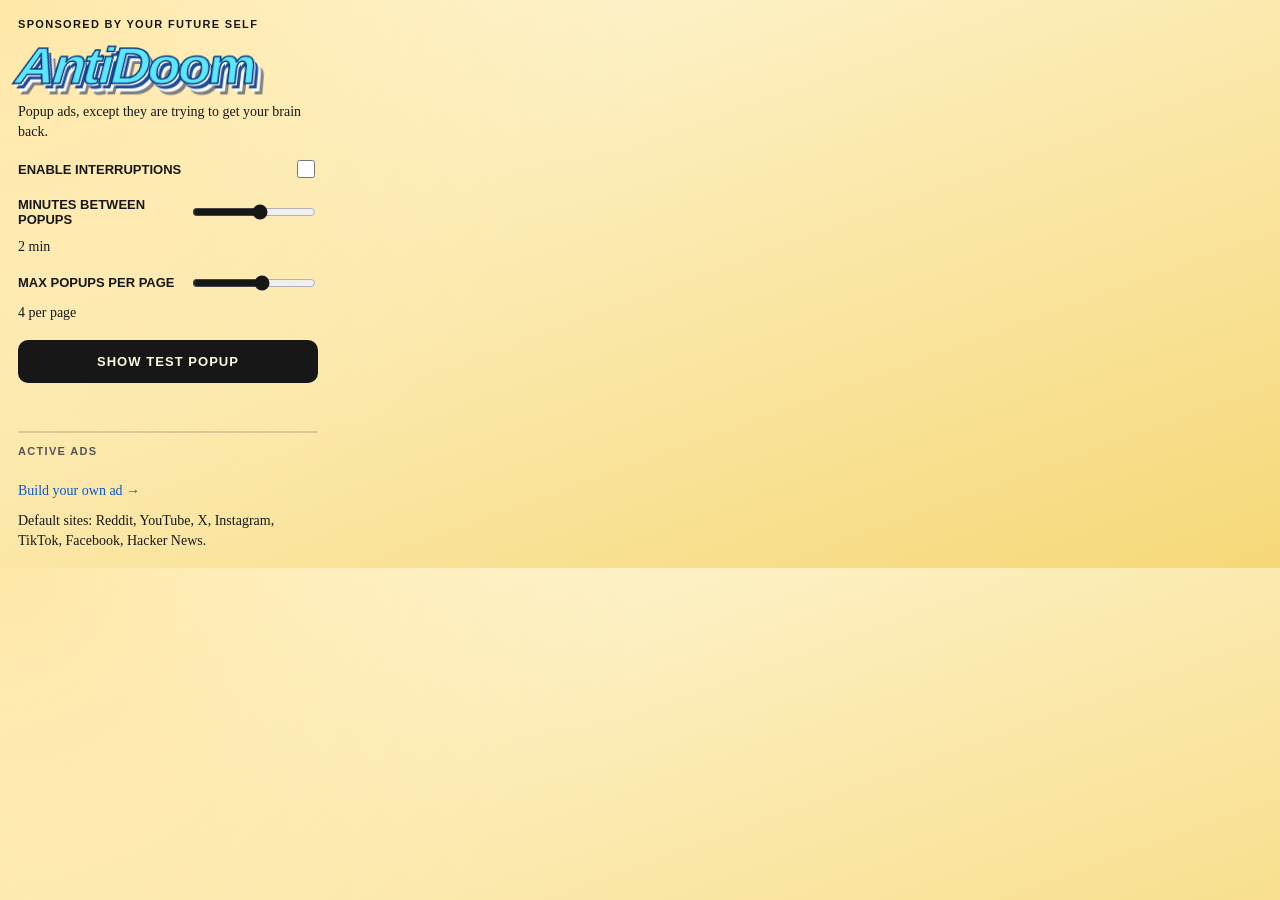
<file: extension/popup.html>
<!doctype html>
<html lang="en">
  <head>
    <meta charset="utf-8">
    <meta name="viewport" content="width=device-width, initial-scale=1">
    <title>AntiDoom</title>
    <link rel="stylesheet" href="popup.css">
  </head>
  <body>
    <main class="panel">
      <p class="eyebrow">Sponsored by your future self</p>
      <h1 class="logo" aria-label="AntiDoom">AntiDoom</h1>
      <p class="intro">Popup ads, except they are trying to get your brain back.</p>

      <p id="streak" class="streak" aria-live="polite"></p>

      <label class="row toggle">
        <span>Enable interruptions</span>
        <input id="enabled" type="checkbox">
      </label>

      <label class="row" for="interval">
        <span>Minutes between popups</span>
        <input id="interval" type="range" min="1" max="10" step="1">
      </label>
      <p class="value"><span id="intervalValue">2</span> min</p>

      <label class="row" for="maxPopups">
        <span>Max popups per page</span>
        <input id="maxPopups" type="range" min="1" max="8" step="1">
      </label>
      <p class="value"><span id="maxPopupsValue">4</span> per page</p>

      <button id="testPopup" class="test-button" type="button">Show test popup</button>

      <p id="status" class="status" aria-live="polite"></p>

      <div class="ad-list-section">
        <p class="ad-list-label">Active ads</p>
        <ul id="adList" class="ad-list"></ul>
      </div>

      <a id="buildLink" class="footer build-link" href="https://antidoom.josephruocco.net/build.html" target="_blank">Build your own ad →</a>

      <p class="footer">Default sites: Reddit, YouTube, X, Instagram, TikTok, Facebook, Hacker News.</p>
    </main>
    <script src="ads.js"></script>
    <script src="popup.js"></script>
  </body>
</html>
</file>
<file: demo/ad-styles.css>
.antidoom-root {
  all: initial;
  position: fixed;
  top: 16px;
  left: 16px;
  z-index: 2147483647;
  box-sizing: border-box;
  transform: rotate(var(--antidoom-rotate, 0deg));
  font-family: Impact, Haettenschweiler, "Arial Narrow Bold", sans-serif;
}

.antidoom-card {
  position: relative;
  width: min(320px, calc(100vw - 24px));
  color: #171717;
  background:
    linear-gradient(135deg, rgba(255, 243, 71, 0.99), rgba(255, 140, 66, 0.99) 58%, rgba(255, 84, 84, 0.98));
  border: 3px solid #171717;
  box-shadow: 8px 8px 0 rgba(23, 23, 23, 0.28);
  border-radius: 14px;
  overflow: hidden;
  transform-origin: center;
  animation: antidoom-burst-in 280ms cubic-bezier(0.2, 0.9, 0.2, 1.15);
}

/* --- Windows 98 system dialog --- */
.antidoom-card[data-style="win98"] {
  background: #c0c0c0;
  border: 2px solid #000;
  border-radius: 0;
  box-shadow: 4px 4px 0 rgba(0, 0, 0, 0.4),
    inset 2px 2px 0 #fff, inset -2px -2px 0 #808080;
  font-family: "MS Sans Serif", Tahoma, Geneva, sans-serif;
}

.antidoom-card[data-style="win98"] .antidoom-header {
  background: linear-gradient(90deg, #000080, #1084d0);
  color: #fff;
  letter-spacing: 0.02em;
  text-transform: none;
  font-weight: 700;
}

.antidoom-card[data-style="win98"] .antidoom-message {
  font-family: "MS Sans Serif", Tahoma, sans-serif;
  font-size: 20px;
  text-transform: none;
  color: #000;
}

.antidoom-card[data-style="win98"] .antidoom-body::before { content: none; }

.antidoom-card[data-style="win98"] .antidoom-kicker {
  background: #ffffe1;
  border-color: #000;
  border-radius: 0;
}

.antidoom-card[data-style="win98"] .antidoom-button {
  background: #c0c0c0;
  color: #000;
  border: 2px solid #000;
  border-radius: 0;
  box-shadow: inset 2px 2px 0 #fff, inset -2px -2px 0 #808080;
  text-transform: none;
}

/* --- Neon "YOU ARE THE 1000th VISITOR" --- */
.antidoom-card[data-style="neon"] {
  background: #05010a;
  border: 3px solid #39ff14;
  box-shadow: 0 0 18px #39ff14, 0 0 40px rgba(255, 0, 200, 0.6);
  color: #39ff14;
}

.antidoom-card[data-style="neon"] .antidoom-header {
  background: #ff00c8;
  color: #05010a;
}

.antidoom-card[data-style="neon"] .antidoom-message {
  color: #fdff00;
  text-shadow: 0 0 8px #39ff14;
  animation: antidoom-blink 0.7s steps(2, start) infinite;
}

.antidoom-card[data-style="neon"] .antidoom-subtext { color: #39ff14; }
.antidoom-card[data-style="neon"] .antidoom-body::before {
  background: #fdff00;
  color: #ff00c8;
  border-color: #39ff14;
}

.antidoom-card[data-style="neon"] .antidoom-kicker {
  background: #ff00c8;
  color: #fff;
  border-color: #39ff14;
}

.antidoom-card[data-style="neon"] .antidoom-button {
  background: #39ff14;
  color: #05010a;
  border-color: #fdff00;
}

/* --- MS-DOS terminal --- */
.antidoom-card[data-style="dos"] {
  background: #000;
  border: 2px solid #00ff66;
  border-radius: 0;
  box-shadow: 0 0 0 2px #000, 6px 6px 0 rgba(0, 255, 102, 0.25);
  color: #00ff66;
  font-family: "Courier New", monospace;
}

.antidoom-card[data-style="dos"] .antidoom-header {
  background: #00ff66;
  color: #000;
  font-family: "Courier New", monospace;
}

.antidoom-card[data-style="dos"] .antidoom-message {
  font-family: "Courier New", monospace;
  color: #00ff66;
  font-size: 18px;
  text-transform: none;
}

.antidoom-card[data-style="dos"] .antidoom-subtext {
  color: #00cc55;
  font-family: "Courier New", monospace;
}

.antidoom-card[data-style="dos"] .antidoom-body::before { content: "C:\\>"; background: #000; color: #00ff66; border-color: #00ff66; transform: none; }

.antidoom-card[data-style="dos"] .antidoom-kicker {
  background: #000;
  color: #00ff66;
  border-color: #00ff66;
  border-radius: 0;
}

.antidoom-card[data-style="dos"] .antidoom-button {
  background: #000;
  color: #00ff66;
  border-color: #00ff66;
  border-radius: 0;
  font-family: "Courier New", monospace;
}

/* --- Fake browser toolbar / "your PC is infected" --- */
.antidoom-card[data-style="toolbar"] {
  background: #f4f4f4;
  border: 2px solid #b00020;
  border-radius: 4px;
  box-shadow: 0 6px 18px rgba(176, 0, 32, 0.5);
  color: #202020;
}

.antidoom-card[data-style="toolbar"] .antidoom-header {
  background: linear-gradient(#fff, #dcdcdc);
  color: #b00020;
  text-transform: none;
  letter-spacing: 0;
}

.antidoom-card[data-style="toolbar"] .antidoom-message {
  color: #b00020;
  font-family: Arial, sans-serif;
  font-size: 20px;
}

.antidoom-card[data-style="toolbar"] .antidoom-body::before {
  content: "⚠ WARNING";
  background: #b00020;
  color: #fff;
  border-color: #b00020;
}

.antidoom-card[data-style="toolbar"] .antidoom-kicker {
  background: #fff3cd;
  border-color: #b00020;
}

.antidoom-card[data-style="toolbar"] .antidoom-button-primary {
  background: #2e7d32;
  color: #fff;
  border-color: #1b5e20;
}

.antidoom-header {
  display: flex;
  align-items: center;
  justify-content: space-between;
  gap: 12px;
  padding: 12px 14px;
  cursor: move;
  user-select: none;
  touch-action: none;
  background:
    linear-gradient(90deg, #171717, #363636);
  color: #fff7cc;
  font-size: 12px;
  letter-spacing: 0.11em;
  text-transform: uppercase;
}

.antidoom-body {
  position: relative;
  padding: 18px 16px 12px;
}

.antidoom-body::before {
  content: "ACT NOW";
  position: absolute;
  top: 10px;
  right: 12px;
  padding: 4px 6px;
  border: 2px solid #171717;
  background: #fff;
  color: #d43131;
  font-size: 10px;
  line-height: 1;
  letter-spacing: 0.08em;
  transform: rotate(8deg);
}

.antidoom-kicker {
  display: inline-block;
  margin-bottom: 10px;
  padding: 5px 8px;
  border-radius: 6px;
  border: 2px solid #171717;
  background: #fff8cf;
  font-size: 10px;
  font-weight: 700;
  letter-spacing: 0.1em;
  text-transform: uppercase;
}

.antidoom-message {
  margin: 0;
  max-width: 280px;
  font-size: 30px;
  line-height: 1;
  font-weight: 700;
  letter-spacing: 0.01em;
  text-transform: uppercase;
  text-wrap: balance;
}

.antidoom-subtext {
  margin: 10px 0 0;
  max-width: 310px;
  color: rgba(23, 23, 23, 0.86);
  font-family: Arial, sans-serif;
  font-size: 13px;
  line-height: 1.35;
  font-weight: 700;
}

.antidoom-footer {
  display: flex;
  gap: 8px;
  padding: 0 16px 16px;
  flex-wrap: wrap;
}

.antidoom-button {
  all: unset;
  cursor: pointer;
  padding: 11px 12px;
  border-radius: 10px;
  border: 2px solid #171717;
  font-size: 13px;
  font-weight: 700;
  line-height: 1;
  text-transform: uppercase;
  letter-spacing: 0.04em;
}

.antidoom-button-primary {
  background: #171717;
  color: #fff7cc;
  box-shadow: inset 0 -2px 0 rgba(255, 255, 255, 0.12);
}

.antidoom-button-secondary {
  background: rgba(255, 255, 255, 0.4);
  color: #171717;
}

.antidoom-button-snooze {
  background: transparent;
  color: rgba(23, 23, 23, 0.55);
  border-color: rgba(23, 23, 23, 0.3);
  font-size: 11px;
}

.antidoom-close {
  all: unset;
  cursor: pointer;
  color: inherit;
  font-size: 22px;
  line-height: 1;
}

/* Delay tax: close X shows a countdown and can't be clicked yet. */
.antidoom-close-locked {
  cursor: not-allowed;
  font-size: 15px;
  font-weight: 700;
  opacity: 0.55;
  font-variant-numeric: tabular-nums;
}

.antidoom-button-snooze:disabled {
  cursor: not-allowed;
  opacity: 0.4;
}

/* --- Clipped burst shapes: 5-point star & spiky sun --- */
.antidoom-card[data-style="star"],
.antidoom-card[data-style="sunburst"] {
  width: min(400px, calc(100vw - 24px));
  height: min(400px, calc(100vw - 24px));
  padding: 24% 22% 22%;
  box-sizing: border-box;
  border: none;
  border-radius: 0;
  box-shadow: none;
  overflow: visible;
  display: flex;
  flex-direction: column;
  justify-content: center;
  text-align: center;
  filter: drop-shadow(3px 4px 0 rgba(23, 23, 23, 0.55));
}

.antidoom-card[data-style="star"] {
  width: min(460px, calc(100vw - 24px));
  height: min(413px, calc((100vw - 24px) * 0.897));
  /* burst art sits ~2% high (SVG translate -5.56); nudge text up to match */
  padding: 24% 29% 28%;
  background: center/contain no-repeat
    url("data:image/svg+xml,<svg xmlns='http://www.w3.org/2000/svg' viewBox='0 0 310.93 278.96'><path d='M153.75 37l13.92 44 69.13-67.75-21.27 95.5h73.11l-46.92 53L297 179.3l-81.47 19.22 32.88 49.09-71.06-21.35-19 40.8-28.24-40.8-71.02 44.56 23.21-83.9-47.43-5.3 42.52-28-66.89-31.45 93.07-1.82-21.27-95.5L130.15 81z' transform='translate(.24 -5.56)' fill='%23fff' stroke='%23000' stroke-width='5' stroke-miterlimit='10'/></svg>");
  filter: drop-shadow(4px 5px 0 rgba(0, 0, 0, 0.85));
  color: #000;
  font-family: "Courier New", monospace;
}

/* Star is stripped down: just the message and one button. */
.antidoom-card[data-style="star"] .antidoom-header,
.antidoom-card[data-style="star"] .antidoom-kicker,
.antidoom-card[data-style="star"] .antidoom-button-secondary,
.antidoom-card[data-style="star"] .antidoom-button-snooze {
  display: none;
}

.antidoom-card[data-style="star"] .antidoom-message {
  font-family: "Courier New", monospace;
  font-size: 17px;
  color: #000;
  letter-spacing: 0;
}

.antidoom-card[data-style="star"] .antidoom-footer {
  justify-content: center;
  padding-top: 12px;
}

.antidoom-card[data-style="star"] .antidoom-button-primary {
  background: #fff;
  color: #000;
  border: 2px solid #000;
  border-radius: 0;
  box-shadow: 3px 3px 0 #000;
  font-family: "Courier New", monospace;
}

.antidoom-card[data-style="sunburst"] {
  background: radial-gradient(circle at 50% 45%, #fff27a, #ffbf1f 55%, #ff7a00);
  clip-path: polygon(50.0% 0.0%, 57.8% 10.8%, 69.1% 3.8%, 72.2% 16.7%, 85.4% 14.6%, 83.3% 27.8%, 96.2% 30.9%, 89.2% 42.2%, 100.0% 50.0%, 89.2% 57.8%, 96.2% 69.1%, 83.3% 72.2%, 85.4% 85.4%, 72.2% 83.3%, 69.1% 96.2%, 57.8% 89.2%, 50.0% 100.0%, 42.2% 89.2%, 30.9% 96.2%, 27.8% 83.3%, 14.6% 85.4%, 16.7% 72.2%, 3.8% 69.1%, 10.8% 57.8%, 0.0% 50.0%, 10.8% 42.2%, 3.8% 30.9%, 16.7% 27.8%, 14.6% 14.6%, 27.8% 16.7%, 30.9% 3.8%, 42.2% 10.8%);
}

/* Both burst shapes hide the header: wide sponsor lines clip on the spikes,
   and the dodging close button would land outside the clipped shape. */
.antidoom-card[data-style="star"] .antidoom-header,
.antidoom-card[data-style="sunburst"] .antidoom-header {
  display: none;
}

.antidoom-card[data-style="star"] .antidoom-body,
.antidoom-card[data-style="sunburst"] .antidoom-body {
  padding: 4px 0;
}

.antidoom-card[data-style="star"] .antidoom-body::before,
.antidoom-card[data-style="sunburst"] .antidoom-body::before,
.antidoom-card[data-style="star"] .antidoom-subtext,
.antidoom-card[data-style="sunburst"] .antidoom-subtext {
  display: none;
}

.antidoom-card[data-style="star"] .antidoom-kicker,
.antidoom-card[data-style="sunburst"] .antidoom-kicker {
  background: #171717;
  color: #fff27a;
  margin-bottom: 6px;
}

.antidoom-card[data-style="star"] .antidoom-message,
.antidoom-card[data-style="sunburst"] .antidoom-message {
  max-width: none;
  font-size: 16px;
  line-height: 1.1;
}

/* The star's jagged burst narrows sharply — wrap its text into short lines. */
.antidoom-card[data-style="star"] .antidoom-message {
  max-width: 175px;
  margin-left: auto;
  margin-right: auto;
}

.antidoom-card[data-style="star"] .antidoom-footer,
.antidoom-card[data-style="sunburst"] .antidoom-footer {
  justify-content: center;
  padding: 8px 0 0;
  gap: 6px;
}

.antidoom-card[data-style="star"] .antidoom-button,
.antidoom-card[data-style="sunburst"] .antidoom-button {
  padding: 7px 9px;
  font-size: 11px;
}

/* --- "Sorry, we're LOCKING IN" storefront sign --- */
.antidoom-card[data-style="closedsign"] {
  width: min(400px, calc(100vw - 24px));
  background: #fff;
  color: #111;
  border: 3px solid #111;
  border-radius: 18px;
  box-shadow: 0 0 0 4px #fff, 0 0 0 7px #111, 10px 12px 0 rgba(0, 0, 0, 0.25);
  overflow: visible;
  font-family: "Arial Black", Arial, sans-serif;
}

.antidoom-card[data-style="closedsign"] .antidoom-header,
.antidoom-card[data-style="closedsign"] .antidoom-kicker,
.antidoom-card[data-style="closedsign"] .antidoom-button-secondary,
.antidoom-card[data-style="closedsign"] .antidoom-button-snooze {
  display: none;
}

.antidoom-card[data-style="closedsign"] .antidoom-body {
  padding: 22px 20px 8px;
  text-align: center;
}

.antidoom-card[data-style="closedsign"] .antidoom-body::before {
  content: "SORRY, WE'RE\A LOCKING IN";
  white-space: pre-line;
  position: static;
  display: block;
  margin: 0 0 12px;
  padding: 0;
  border: 0;
  transform: none;
  font-family: "Arial Black", Impact, sans-serif;
  font-size: 40px;
  line-height: 0.95;
  font-weight: 900;
  letter-spacing: -0.01em;
  text-transform: uppercase;
  background: linear-gradient(135deg, #57c7ea 0%, #8fe06a 55%, #d7f43a 100%);
  -webkit-background-clip: text;
  background-clip: text;
  color: transparent;
  -webkit-text-stroke: 1.5px #111;
}

.antidoom-card[data-style="closedsign"] .antidoom-subtext {
  display: none;
}

.antidoom-card[data-style="closedsign"] .antidoom-message {
  max-width: none;
  color: #222;
  font-family: Arial, sans-serif;
  font-size: 15px;
  font-weight: 700;
  text-transform: none;
}

.antidoom-card[data-style="closedsign"] .antidoom-footer {
  justify-content: center;
  padding: 10px 20px 18px;
}

.antidoom-card[data-style="closedsign"] .antidoom-button-primary {
  background: linear-gradient(135deg, #57c7ea, #8fe06a);
  color: #111;
  border: 2px solid #111;
  border-radius: 8px;
}

/* --- Comic speech bubble --- */
.antidoom-card[data-style="bubble"] {
  width: min(360px, calc(100vw - 24px));
  background: #fff;
  color: #111;
  border: 3px solid #111;
  border-radius: 42px;
  box-shadow: 6px 6px 0 rgba(0, 0, 0, 0.22);
  overflow: visible;
  font-family: "Comic Sans MS", "Comic Sans", cursive;
}

.antidoom-card[data-style="bubble"]::before {
  content: "";
  position: absolute;
  left: 46px;
  top: 100%;
  border-left: 16px solid transparent;
  border-right: 16px solid transparent;
  border-top: 30px solid #111;
}

.antidoom-card[data-style="bubble"]::after {
  content: "";
  position: absolute;
  left: 50px;
  top: 100%;
  margin-top: -3px;
  border-left: 12px solid transparent;
  border-right: 12px solid transparent;
  border-top: 24px solid #fff;
}

.antidoom-card[data-style="bubble"] .antidoom-header,
.antidoom-card[data-style="bubble"] .antidoom-kicker,
.antidoom-card[data-style="bubble"] .antidoom-subtext,
.antidoom-card[data-style="bubble"] .antidoom-body::before,
.antidoom-card[data-style="bubble"] .antidoom-button-secondary,
.antidoom-card[data-style="bubble"] .antidoom-button-snooze {
  display: none;
}

.antidoom-card[data-style="bubble"] .antidoom-body {
  padding: 22px 26px 6px;
  text-align: center;
}

.antidoom-card[data-style="bubble"] .antidoom-message {
  max-width: none;
  color: #111;
  font-family: "Comic Sans MS", "Comic Sans", cursive;
  font-size: 20px;
  font-weight: 700;
  line-height: 1.15;
}

.antidoom-card[data-style="bubble"] .antidoom-footer {
  justify-content: center;
  padding: 6px 26px 20px;
}

.antidoom-card[data-style="bubble"] .antidoom-button-primary {
  background: #111;
  color: #fff;
  border: 2px solid #111;
  border-radius: 20px;
  font-family: "Comic Sans MS", "Comic Sans", cursive;
}

/* --- 3D extruded "WARNING: ATTENTION HIJACKING" --- */
.antidoom-card[data-style="warning3d"] {
  width: min(430px, calc(100vw - 24px));
  background: #1b1030;
  color: #fff;
  border: 3px solid #04e7fe;
  border-radius: 12px;
  box-shadow: 8px 8px 0 rgba(0, 0, 0, 0.5);
  overflow: visible;
}

.antidoom-card[data-style="warning3d"] .antidoom-header,
.antidoom-card[data-style="warning3d"] .antidoom-kicker,
.antidoom-card[data-style="warning3d"] .antidoom-subtext,
.antidoom-card[data-style="warning3d"] .antidoom-button-secondary,
.antidoom-card[data-style="warning3d"] .antidoom-button-snooze {
  display: none;
}

.antidoom-card[data-style="warning3d"] .antidoom-body {
  padding: 28px 20px 8px;
  text-align: center;
}

.antidoom-card[data-style="warning3d"] .antidoom-body::before {
  content: "WARNING:\A ATTENTION HIJACKING";
  white-space: pre-line;
  position: static;
  display: block;
  margin: 0 0 16px;
  padding: 0;
  border: 0;
  background: transparent;
  font-family: Impact, Haettenschweiler, "Arial Narrow Bold", sans-serif;
  font-size: 34px;
  line-height: 0.92;
  font-weight: 800;
  letter-spacing: 0.01em;
  text-transform: uppercase;
  color: #ff79ff;
  text-shadow:
    -1px -1px 0 #04e7fe, 1px 1px 0 #3f2e53, 2px 2px 0 #3f2e53,
    3px 3px 0 #3f2e53, 4px 4px 0 #3f2e53, 5px 5px 0 #2a1f38, 6px 6px 0 #2a1f38;
  animation: antidoom-sway 1.8s ease-in-out infinite alternate;
}

.antidoom-card[data-style="warning3d"] .antidoom-message {
  max-width: none;
  color: #e5d8ff;
  font-family: Arial, sans-serif;
  font-size: 14px;
  font-weight: 700;
  text-transform: none;
}

.antidoom-card[data-style="warning3d"] .antidoom-footer {
  justify-content: center;
  padding: 12px 20px 18px;
}

.antidoom-card[data-style="warning3d"] .antidoom-button-primary {
  background: #ff79ff;
  color: #1b1030;
  border: 2px solid #04e7fe;
  border-radius: 8px;
}

@keyframes antidoom-sway {
  from { transform: rotate(-2deg); }
  to { transform: rotate(2deg); }
}

/* --- Surgeon General's warning label --- */
.antidoom-card[data-style="surgeon"] {
  width: min(400px, calc(100vw - 24px));
  background: #f3f1e7;
  color: #111;
  border: 4px solid #111;
  border-radius: 0;
  box-shadow: 6px 6px 0 rgba(0, 0, 0, 0.3);
}

.antidoom-card[data-style="surgeon"] .antidoom-header,
.antidoom-card[data-style="surgeon"] .antidoom-kicker,
.antidoom-card[data-style="surgeon"] .antidoom-subtext,
.antidoom-card[data-style="surgeon"] .antidoom-message,
.antidoom-card[data-style="surgeon"] .antidoom-button-secondary,
.antidoom-card[data-style="surgeon"] .antidoom-button-snooze {
  display: none;
}

.antidoom-card[data-style="surgeon"] .antidoom-body {
  padding: 18px;
}

.antidoom-card[data-style="surgeon"] .antidoom-body::before {
  content: "SURGEON GENERAL'S WARNING:\A Social media is dangerous for your mental health.";
  white-space: pre-line;
  position: static;
  display: block;
  transform: none;
  margin: 0;
  padding: 14px 16px;
  border: 2px solid #111;
  background: transparent;
  font-family: Arial, "Helvetica Neue", sans-serif;
  font-size: 15px;
  line-height: 1.4;
  font-weight: 700;
  letter-spacing: 0;
  text-transform: none;
  text-align: left;
  color: #111;
}

.antidoom-card[data-style="surgeon"] .antidoom-footer {
  justify-content: center;
  padding: 0 18px 18px;
}

.antidoom-card[data-style="surgeon"] .antidoom-button-primary {
  background: #111;
  color: #f3f1e7;
  border: 2px solid #111;
  border-radius: 0;
  font-family: Arial, sans-serif;
}

/* --- Ringing alarm clock --- */
.antidoom-card[data-style="clock"] {
  width: min(360px, calc(100vw - 24px));
  background: #fff;
  color: #111;
  border: 3px solid #e6342a;
  border-radius: 16px;
  box-shadow: 6px 6px 0 rgba(0, 0, 0, 0.22);
}

.antidoom-card[data-style="clock"] .antidoom-header,
.antidoom-card[data-style="clock"] .antidoom-kicker,
.antidoom-card[data-style="clock"] .antidoom-subtext,
.antidoom-card[data-style="clock"] .antidoom-message,
.antidoom-card[data-style="clock"] .antidoom-button-secondary,
.antidoom-card[data-style="clock"] .antidoom-button-snooze {
  display: none;
}

.antidoom-card[data-style="clock"] .antidoom-body {
  padding: 22px 20px 6px;
  text-align: center;
}

.antidoom-card[data-style="clock"] .antidoom-body::before {
  content: "";
  display: block;
  height: 108px;
  margin: 0 auto 12px;
  padding: 0;
  border: 0;
  top: auto;
  right: auto;
  position: static;
  background: center/contain no-repeat
    url("data:image/svg+xml,<svg xmlns='http://www.w3.org/2000/svg' viewBox='0 0 120 122'><g fill='none' stroke='%23111' stroke-width='5' stroke-linecap='round' stroke-linejoin='round'><circle cx='28' cy='26' r='15' fill='%23e6342a'/><circle cx='92' cy='26' r='15' fill='%23e6342a'/><line x1='60' y1='9' x2='60' y2='22'/><circle cx='60' cy='70' r='38' fill='%23fff'/><line x1='40' y1='103' x2='32' y2='116'/><line x1='80' y1='103' x2='88' y2='116'/><line x1='60' y1='70' x2='60' y2='46'/><line x1='60' y1='70' x2='79' y2='75'/><circle cx='60' cy='70' r='3.5' fill='%23111' stroke='none'/></g></svg>");
  animation: antidoom-ring 0.25s ease-in-out infinite;
}

.antidoom-card[data-style="clock"] .antidoom-body::after {
  content: "Your precious time is being wasted.";
  display: block;
  font-family: "Arial Black", Arial, sans-serif;
  font-size: 20px;
  line-height: 1.15;
  font-weight: 800;
  text-transform: uppercase;
  color: #111;
}

.antidoom-card[data-style="clock"] .antidoom-footer {
  justify-content: center;
  padding: 12px 20px 18px;
}

.antidoom-card[data-style="clock"] .antidoom-button-primary {
  background: #e6342a;
  color: #fff;
  border: 2px solid #111;
  border-radius: 8px;
}

@keyframes antidoom-ring {
  0%, 100% { transform: rotate(-5deg); }
  50% { transform: rotate(5deg); }
}

/* --- Spinning 3D WordArt flip card --- */
.antidoom-flip {
  all: initial;
  position: fixed;
  top: 42%;
  left: 50%;
  transform: translate(-50%, -50%);
  z-index: 2147483645;
  perspective: 870px;
  pointer-events: none;
  animation: antidoom-flip-fade 9s ease-in-out forwards;
}

.antidoom-flip-inner {
  position: relative;
  width: min(440px, 90vw);
  height: 150px;
  transform-style: preserve-3d;
  animation: antidoom-flip-spin 3.5s linear infinite;
}

.antidoom-flip-front,
.antidoom-flip-back {
  position: absolute;
  inset: 0;
  display: flex;
  align-items: center;
  justify-content: center;
  border: 4px solid #0000aa;
  border-radius: 12px;
  box-shadow: 2px 3px 10px rgba(44, 44, 55, 0.5);
  backface-visibility: hidden;
  -webkit-backface-visibility: hidden;
}

.antidoom-flip-front {
  background: wheat;
  transform: rotateY(0deg);
}

.antidoom-flip-back {
  background: #d7fbff;
  transform: rotateY(180deg);
}

.antidoom-flip-text {
  display: block;
  font-family: Impact, "Arial Narrow Bold", Haettenschweiler, sans-serif;
  font-size: 46px;
  font-weight: bold;
  line-height: 1;
  letter-spacing: -0.03em;
  text-align: center;
  text-transform: uppercase;
  color: #24c0fd;
  -webkit-text-stroke: 0.01em #0000aa;
  text-shadow: 0.09em -0.09em 0 #0000aa;
}

@keyframes antidoom-flip-spin {
  to { transform: rotateY(360deg); }
}

@keyframes antidoom-flip-fade {
  0% { opacity: 0; }
  10% { opacity: 1; }
  85% { opacity: 1; }
  100% { opacity: 0; }
}

/* --- Wavy rainbow WordArt "FREE YOURSELF" --- */
.antidoom-wavy {
  all: initial;
  position: fixed;
  top: 44%;
  left: 50%;
  transform: translate(-50%, -50%);
  z-index: 2147483645;
  pointer-events: none;
  animation: antidoom-wavy-fade 8s ease-in-out forwards;
}

.antidoom-wavy-card {
  position: relative;
  padding: 40px 50px;
  border-radius: 8px;
  box-shadow: 5px 10px 20px rgba(0, 0, 0, 0.4);
  overflow: hidden;
  display: flex;
  align-items: center;
  justify-content: center;
}

.antidoom-wavy-card::before {
  content: "";
  position: absolute;
  top: -50%;
  left: -50%;
  width: 200%;
  height: 200%;
  z-index: -1;
  background: repeating-linear-gradient(
    135deg,
    #ffff9f,
    #93dfb8,
    #ffff9f,
    #00cc99,
    #ffff9f 320px
  );
  filter: url("#antidoom-turb-bg");
}

.antidoom-wavy-inner {
  position: relative;
  filter: url("#antidoom-turb-text");
}

.antidoom-wavy-fill,
.antidoom-wavy-outline {
  margin: 0;
  font-family: "Comic Sans MS", "Chewy", "Arial Black", sans-serif;
  font-weight: 700;
  font-size: clamp(30px, 8vw, 66px);
  line-height: 1;
  letter-spacing: 0;
  white-space: nowrap;
  text-transform: none;
}

.antidoom-wavy-space {
  display: inline-block;
  width: 0.3em;
}

.antidoom-wavy-outline {
  position: absolute;
  top: 0;
  left: 0;
  color: transparent;
  -webkit-text-stroke: 4px rgba(0, 0, 0, 0.72);
}

@keyframes antidoom-wavy-fade {
  0% { opacity: 0; }
  12% { opacity: 1; }
  82% { opacity: 1; }
  100% { opacity: 0; }
}

/* --- Ghost text that fades over the page --- */
.antidoom-ghost {
  all: initial;
  position: fixed;
  top: 50%;
  left: 50%;
  z-index: 2147483646;
  max-width: 92vw;
  font-family: Impact, Haettenschweiler, "Arial Narrow Bold", sans-serif;
  font-size: clamp(28px, 6vw, 88px);
  font-weight: 800;
  letter-spacing: 0.04em;
  line-height: 1;
  text-align: center;
  text-transform: uppercase;
  color: rgba(23, 23, 23, 0.82);
  text-shadow: 2px 2px 0 rgba(255, 255, 255, 0.6);
  pointer-events: none;
  animation: antidoom-ghost-fade 3.4s ease-in-out forwards;
}

@keyframes antidoom-ghost-fade {
  0% {
    opacity: 0;
    transform: translate(-50%, -50%) scale(0.92);
  }
  18% {
    opacity: 1;
    transform: translate(-50%, -50%) scale(1);
  }
  78% {
    opacity: 1;
    transform: translate(-50%, -50%) scale(1);
  }
  100% {
    opacity: 0;
    transform: translate(-50%, -50%) scale(1.18);
  }
}

@keyframes antidoom-blink {
  50% { opacity: 0.25; }
}

@keyframes antidoom-burst-in {
  from {
    opacity: 0;
    transform: translate3d(0, 18px, 0) scale(0.88) rotate(4deg);
  }

  to {
    opacity: 1;
    transform: translate3d(0, 0, 0) scale(1) rotate(0);
  }
}
</file>
<file: demo/demo.css>
:root {
  color-scheme: light;
  --ink: #171717;
  --paper: #fff8df;
  --cream: #ffe69b;
  --butter: #ffd64e;
  --orange: #ff9342;
  --red: #ff5656;
  --blue: #0a58d0;
  --sky: #69ebff;
}

* {
  box-sizing: border-box;
}

body {
  margin: 0;
  min-height: 100vh;
  color: var(--ink);
  background:
    radial-gradient(circle at 10% 10%, rgba(255, 255, 255, 0.9), transparent 28%),
    radial-gradient(circle at 85% 0%, rgba(105, 235, 255, 0.34), transparent 22%),
    linear-gradient(180deg, #f5f1e6 0%, #fff7dc 34%, #ffd87d 100%);
  font-family: Georgia, "Times New Roman", serif;
}

.demo-shell {
  max-width: 1200px;
  margin: 0 auto;
  padding: 28px 20px 80px;
}

.hero {
  position: relative;
  padding: 28px 28px 34px;
  border: none;
  border-radius: 0;
  box-shadow: none;
  border-bottom: 3px solid var(--ink);
  text-align: center;
  /* reversed warm gradient (red/orange now leads into cream) */
  background:
    radial-gradient(circle at top left, rgba(255, 255, 255, 0.85), transparent 30%),
    linear-gradient(310deg, rgba(255, 252, 220, 0.96), rgba(255, 227, 108, 0.95) 45%, rgba(255, 147, 66, 0.96) 80%, rgba(255, 86, 86, 0.94));
}

/* Each gallery card lives in a fixed-width cell so percentage padding on the
   shape styles resolves against the card width, not the wide gallery. */
.style-gallery > * {
  flex: 0 0 auto;
}
.gallery-item {
  width: min(420px, 90vw);
  display: flex;
  justify-content: center;
}
.style-gallery .antidoom-card {
  width: 100%;
}

/* Overlay ads (WordArt / flip card / ghost text) rendered inside the gallery.
   They rely on being positioned, so contain them as absolute-fill in a
   relative cell (rather than static, which blanks them). */
.gallery-overlay {
  position: relative;
  min-height: 210px;
  overflow: visible;
}
.style-gallery .antidoom-wavy,
.style-gallery .antidoom-flip,
.style-gallery .antidoom-ghost {
  position: absolute;
  inset: 0;
  transform: none;
  animation: none;
  opacity: 1;
  display: flex;
  align-items: center;
  justify-content: center;
  pointer-events: auto;
}
.style-gallery .antidoom-wavy-fill,
.style-gallery .antidoom-wavy-outline {
  font-size: 34px;
  white-space: nowrap;
}
.style-gallery .antidoom-flip {
  perspective: 700px;
}
.style-gallery .antidoom-flip-inner {
  width: 100%;
  height: 150px;
}
.style-gallery .antidoom-ghost {
  white-space: normal;
  font-size: 32px;
  line-height: 1.05;
  text-align: center;
  color: rgba(23, 23, 23, 0.85);
  text-shadow: 2px 2px 0 rgba(255, 255, 255, 0.6);
  padding: 20px 12px;
}

.hero::after {
  content: "FREE!";
  position: absolute;
  top: 16px;
  right: 18px;
  padding: 7px 10px;
  border: 3px solid var(--ink);
  background: #fff;
  color: #ff8a00;
  font-family: Impact, Haettenschweiler, "Arial Narrow Bold", sans-serif;
  font-size: 26px;
  transform: rotate(-8deg);
  text-shadow: 1px 1px 0 #fff4aa;
}

.eyebrow,
.grid-header p,
.ad-tag,
.billboard-card p,
.floating-header,
.floating-kicker,
.floating-button {
  font-family: "Arial Narrow", Arial, sans-serif;
}

.eyebrow {
  margin: 0 0 8px;
  font-size: 13px;
  font-weight: 700;
  letter-spacing: 0.14em;
  text-transform: uppercase;
}

.logo {
  display: inline-block;
  margin: 0;
  font-family: Impact, Haettenschweiler, "Arial Narrow Bold", sans-serif;
  font-size: clamp(62px, 10vw, 122px);
  letter-spacing: -0.06em;
  line-height: 0.9;
  color: var(--sky);
  background: linear-gradient(180deg, #f4ffff 0%, #8ef3ff 35%, #1486ff 36%, #0041c4 100%);
  -webkit-background-clip: text;
  background-clip: text;
  transform: perspective(350px) rotateX(18deg) skewX(-13deg);
  -webkit-text-stroke: 2px #00316c;
  text-shadow:
    3px 3px 0 #ffffff,
    7px 7px 0 #2657a6,
    11px 11px 0 rgba(255, 255, 255, 0.9),
    15px 15px 0 rgba(46, 46, 46, 0.55);
}

.lede {
  max-width: 720px;
  margin: 16px auto 0;
  font-size: clamp(22px, 2.7vw, 34px);
  line-height: 1.1;
}

.hero-actions {
  display: flex;
  flex-wrap: wrap;
  justify-content: center;
  gap: 12px;
  margin-top: 24px;
}

.control-panel {
  display: grid;
  grid-template-columns: repeat(auto-fit, minmax(300px, 1fr));
  gap: 18px;
  margin-top: 24px;
}

.control-card {
  padding: 20px;
  border: 3px solid var(--ink);
  border-radius: 22px;
  background: rgba(255, 255, 255, 0.68);
  box-shadow: 12px 12px 0 rgba(23, 23, 23, 0.14);
}

.control-card h2 {
  margin: 0 0 16px;
  font-family: Impact, Haettenschweiler, "Arial Narrow Bold", sans-serif;
  font-size: 34px;
  line-height: 1;
  text-transform: uppercase;
}

.control-field,
.control-toggle {
  display: flex;
  flex-direction: column;
  gap: 8px;
  margin-top: 14px;
  font-family: "Arial Narrow", Arial, sans-serif;
  font-size: 13px;
  font-weight: 700;
  letter-spacing: 0.08em;
  text-transform: uppercase;
}

.control-toggle {
  flex-direction: row;
  align-items: center;
}

.control-field input[type="text"],
.control-field input[type="file"],
.control-field select,
.control-field textarea {
  width: 100%;
  padding: 12px 13px;
  border: 2px solid var(--ink);
  border-radius: 12px;
  background: rgba(255, 250, 233, 0.98);
  color: var(--ink);
  font-family: Arial, sans-serif;
  font-size: 14px;
  font-weight: 700;
}

.control-field input[type="range"] {
  width: 100%;
  accent-color: var(--ink);
}

.control-toggle input {
  width: 18px;
  height: 18px;
}

.control-value {
  margin: 10px 0 0;
  font-family: "Arial Narrow", Arial, sans-serif;
  font-size: 12px;
  font-weight: 700;
  letter-spacing: 0.06em;
  text-transform: uppercase;
}

.custom-actions {
  display: flex;
  flex-wrap: wrap;
  gap: 10px;
  margin-top: 16px;
}

.custom-actions .hero-button {
  flex: 1 1 180px;
  font-size: 16px;
}

.hero-button {
  padding: 14px 18px;
  border: 3px solid var(--ink);
  border-radius: 14px;
  font-family: Impact, Haettenschweiler, "Arial Narrow Bold", sans-serif;
  font-size: 20px;
  letter-spacing: 0.03em;
  text-transform: uppercase;
  cursor: pointer;
}

.hero-button-primary {
  background: var(--ink);
  color: var(--paper);
}

.hero-button-secondary {
  background: rgba(255, 255, 255, 0.5);
  color: var(--ink);
}

.billboard-row {
  display: grid;
  grid-template-columns: repeat(auto-fit, minmax(220px, 1fr));
  gap: 14px;
  margin-top: 26px;
}

.billboard-card {
  min-height: 160px;
  padding: 16px;
  border: 3px solid var(--ink);
  border-radius: 18px;
  background: rgba(255, 255, 255, 0.72);
  box-shadow: 10px 10px 0 rgba(23, 23, 23, 0.14);
}

.billboard-card h3 {
  margin: 10px 0 6px;
  font-family: Impact, Haettenschweiler, "Arial Narrow Bold", sans-serif;
  font-size: 30px;
  line-height: 0.98;
  text-transform: uppercase;
}

.billboard-card p {
  margin: 0;
  font-size: 13px;
  font-weight: 700;
  line-height: 1.3;
}

.billboard-card:nth-child(2n) {
  background: linear-gradient(145deg, rgba(255,255,255,0.8), rgba(255,230,153,0.84));
}

.billboard-card:nth-child(3n) {
  transform: rotate(-1.4deg);
}

.billboard-card:nth-child(4n) {
  transform: rotate(1.8deg);
}

.ad-tag {
  display: inline-block;
  padding: 5px 8px;
  border: 2px solid var(--ink);
  border-radius: 999px;
  font-size: 10px;
  font-weight: 700;
  letter-spacing: 0.1em;
  text-transform: uppercase;
  background: #fff;
}

.grid-header {
  margin: 34px 0 18px;
}

.grid-header h2 {
  margin: 0;
  font-family: Impact, Haettenschweiler, "Arial Narrow Bold", sans-serif;
  font-size: 42px;
  line-height: 1;
  text-transform: uppercase;
}

.grid-header p {
  max-width: 720px;
  margin: 10px 0 0;
  font-size: 14px;
  font-weight: 700;
  letter-spacing: 0.02em;
  text-transform: uppercase;
}

.ad-grid {
  display: grid;
  grid-template-columns: repeat(auto-fit, minmax(260px, 1fr));
  gap: 18px;
}

/* Gallery of the real extension ad styles (mixed sizes, so flex-wrap + center). */
.style-gallery {
  display: flex;
  flex-wrap: wrap;
  align-items: flex-start;
  justify-content: center;
  gap: 56px 36px;
  padding: 12px 0 24px;
}

.demo-ad {
  position: relative;
  padding: 18px;
  border: 3px solid var(--ink);
  border-radius: 20px;
  background:
    linear-gradient(135deg, rgba(255, 243, 71, 0.99), rgba(255, 140, 66, 0.99) 58%, rgba(255, 84, 84, 0.98));
  box-shadow: 12px 12px 0 rgba(23, 23, 23, 0.22);
  overflow: hidden;
}

.demo-ad::before {
  content: "ACT NOW";
  position: absolute;
  top: 14px;
  right: 14px;
  padding: 4px 7px;
  border: 2px solid var(--ink);
  background: #fff;
  color: #d43131;
  font-family: "Arial Narrow", Arial, sans-serif;
  font-size: 11px;
  font-weight: 700;
  letter-spacing: 0.08em;
  transform: rotate(8deg);
}

.demo-ad.has-image .demo-ad-title,
.demo-ad.has-image .demo-ad-copy {
  max-width: none;
}

.demo-ad-image-wrap {
  margin: 0 0 14px;
  border: 2px solid var(--ink);
  border-radius: 12px;
  overflow: hidden;
  background: rgba(255, 255, 255, 0.65);
}

.demo-ad-image {
  display: block;
  width: 100%;
  aspect-ratio: 16 / 9;
  object-fit: cover;
}

.demo-ad-header {
  display: flex;
  align-items: center;
  justify-content: space-between;
  gap: 8px;
  margin-bottom: 16px;
  padding: 10px 12px;
  border-radius: 10px;
  background: linear-gradient(90deg, #171717, #363636);
  color: #fff7cc;
  font-size: 11px;
  font-weight: 700;
  letter-spacing: 0.12em;
  text-transform: uppercase;
}

.demo-ad-title {
  margin: 0;
  max-width: 80%;
  font-family: Impact, Haettenschweiler, "Arial Narrow Bold", sans-serif;
  font-size: 32px;
  line-height: 0.96;
  text-transform: uppercase;
}

.demo-ad-copy {
  margin: 12px 0 0;
  max-width: 88%;
  font-family: Arial, sans-serif;
  font-size: 14px;
  font-weight: 700;
  line-height: 1.35;
}

.demo-ad-footer {
  display: flex;
  gap: 8px;
  margin-top: 18px;
}

.demo-ad-button {
  padding: 10px 12px;
  border: 2px solid var(--ink);
  border-radius: 10px;
  font-family: "Arial Narrow", Arial, sans-serif;
  font-size: 12px;
  font-weight: 700;
  letter-spacing: 0.06em;
  text-transform: uppercase;
}

.demo-ad-button-primary {
  background: var(--ink);
  color: var(--paper);
}

.demo-ad-button-secondary {
  background: rgba(255, 255, 255, 0.42);
}

.floating-root {
  position: fixed;
  right: 18px;
  bottom: 18px;
  z-index: 999;
}

.floating-root.position-bottom-left {
  right: auto;
  left: 18px;
  bottom: 18px;
}

.floating-root.position-top-right {
  top: 18px;
  right: 18px;
  bottom: auto;
}

.floating-root.position-top-left {
  top: 18px;
  left: 18px;
  right: auto;
  bottom: auto;
}

.floating-root.position-center {
  top: 50%;
  left: 50%;
  right: auto;
  bottom: auto;
  transform: translate(-50%, -50%);
}

.floating-root.is-floating {
  animation: drift-around 7s ease-in-out infinite alternate;
}

.floating-root.stack-0 {
  z-index: 1000;
}

.floating-root.stack-1 {
  z-index: 1001;
}

.floating-root.stack-2 {
  z-index: 1002;
}

.floating-root.stack-3 {
  z-index: 1003;
}

.floating-root.stack-4 {
  z-index: 1004;
}

.floating-root.stack-5 {
  z-index: 1005;
}

.floating-root.stack-6 {
  z-index: 1006;
}

.floating-root.stack-7 {
  z-index: 1007;
}

.floating-root.stack-8 {
  z-index: 1008;
}

.floating-root.stack-9 {
  z-index: 1009;
}

.floating-root.stack-10 {
  z-index: 1010;
}

.floating-root.stack-11 {
  z-index: 1011;
}

.floating-card {
  width: min(388px, calc(100vw - 32px));
  color: var(--ink);
  background:
    linear-gradient(135deg, rgba(255, 243, 71, 0.99), rgba(255, 140, 66, 0.99) 58%, rgba(255, 84, 84, 0.98));
  border: 3px solid var(--ink);
  border-radius: 14px;
  box-shadow: 12px 12px 0 rgba(23, 23, 23, 0.24);
  overflow: hidden;
  animation: burst-in 280ms cubic-bezier(0.2, 0.9, 0.2, 1.15);
}

.floating-header {
  display: flex;
  align-items: center;
  justify-content: space-between;
  gap: 12px;
  padding: 12px 14px;
  background: linear-gradient(90deg, #171717, #363636);
  color: #fff7cc;
  font-size: 12px;
  font-weight: 700;
  letter-spacing: 0.11em;
  text-transform: uppercase;
}

.floating-close {
  all: unset;
  cursor: pointer;
  font-size: 22px;
  line-height: 1;
}

.floating-body {
  position: relative;
  padding: 18px 16px 12px;
}

.floating-image-wrap {
  margin: 0 34px 12px 0;
  border: 2px solid var(--ink);
  border-radius: 12px;
  overflow: hidden;
  background: rgba(255, 255, 255, 0.68);
}

.floating-image-wrap.is-hidden {
  display: none;
}

.floating-image {
  display: block;
  width: 100%;
  aspect-ratio: 16 / 9;
  object-fit: cover;
}

.floating-body::before {
  content: "ACT NOW";
  position: absolute;
  top: 10px;
  right: 12px;
  padding: 4px 6px;
  border: 2px solid var(--ink);
  background: #fff;
  color: #d43131;
  font-size: 10px;
  font-weight: 700;
  letter-spacing: 0.08em;
  transform: rotate(8deg);
}

.floating-kicker {
  display: inline-block;
  margin-bottom: 10px;
  padding: 5px 8px;
  border: 2px solid var(--ink);
  border-radius: 6px;
  background: #fff8cf;
  font-size: 10px;
  font-weight: 700;
  letter-spacing: 0.1em;
  text-transform: uppercase;
}

.floating-message {
  margin: 0;
  max-width: 280px;
  font-family: Impact, Haettenschweiler, "Arial Narrow Bold", sans-serif;
  font-size: 30px;
  line-height: 1;
  text-transform: uppercase;
}

.floating-subtext {
  margin: 10px 0 0;
  max-width: 310px;
  font-family: Arial, sans-serif;
  font-size: 13px;
  font-weight: 700;
  line-height: 1.35;
}

.floating-footer {
  display: flex;
  gap: 8px;
  padding: 0 16px 16px;
}

.floating-button {
  padding: 11px 12px;
  border: 2px solid var(--ink);
  border-radius: 10px;
  font-size: 13px;
  font-weight: 700;
  letter-spacing: 0.04em;
  text-transform: uppercase;
}

.floating-button-primary {
  background: var(--ink);
  color: #fff7cc;
}

.floating-button-secondary {
  background: rgba(255, 255, 255, 0.4);
}

.celebration-overlay {
  position: fixed;
  inset: 0;
  z-index: 1200;
  display: grid;
  place-items: center;
  padding: 20px;
  background: rgba(10, 13, 24, 0.74);
  backdrop-filter: blur(8px);
}

.celebration-overlay.is-hidden {
  display: none;
}

.celebration-card {
  width: min(760px, 100%);
  padding: 24px;
  border: 4px solid var(--ink);
  border-radius: 26px;
  background:
    radial-gradient(circle at top left, rgba(255,255,255,0.95), transparent 28%),
    linear-gradient(135deg, #fff8d7 0%, #9ff7ff 42%, #65a5ff 72%, #ffdd67 100%);
  box-shadow: 18px 18px 0 rgba(23, 23, 23, 0.22);
}

.celebration-eyebrow {
  margin: 0;
  font-family: "Arial Narrow", Arial, sans-serif;
  font-size: 13px;
  font-weight: 700;
  letter-spacing: 0.14em;
  text-transform: uppercase;
}

.celebration-title {
  margin: 10px 0 0;
  font-family: Impact, Haettenschweiler, "Arial Narrow Bold", sans-serif;
  font-size: clamp(42px, 8vw, 72px);
  line-height: 0.94;
  text-transform: uppercase;
}

.celebration-copy {
  max-width: 560px;
  margin: 12px 0 0;
  font-size: 22px;
  line-height: 1.15;
}

.celebration-reel {
  display: grid;
  gap: 10px;
  margin: 22px 0 20px;
}

.celebration-line {
  padding: 14px 16px;
  border: 3px solid var(--ink);
  border-radius: 16px;
  background: rgba(255, 255, 255, 0.78);
  font-family: Impact, Haettenschweiler, "Arial Narrow Bold", sans-serif;
  font-size: clamp(20px, 3.4vw, 30px);
  line-height: 1;
  text-transform: uppercase;
  opacity: 0;
  transform: translateY(12px) scale(0.96);
  animation: reel-in 420ms ease-out forwards;
}

.celebration-line:nth-child(2) {
  animation-delay: 180ms;
}

.celebration-line:nth-child(3) {
  animation-delay: 360ms;
}

.celebration-line:nth-child(4) {
  animation-delay: 540ms;
}

@keyframes reel-in {
  from {
    opacity: 0;
    transform: translateY(12px) scale(0.96);
  }

  to {
    opacity: 1;
    transform: translateY(0) scale(1);
  }
}

@keyframes burst-in {
  from {
    opacity: 0;
    transform: translate3d(0, 18px, 0) scale(0.88) rotate(4deg);
  }

  to {
    opacity: 1;
    transform: translate3d(0, 0, 0) scale(1) rotate(0);
  }
}

@keyframes drift-around {
  0% {
    transform: translate3d(0, 0, 0) rotate(-1.5deg);
  }

  50% {
    transform: translate3d(-20px, -14px, 0) rotate(1deg);
  }

  100% {
    transform: translate3d(18px, 12px, 0) rotate(-0.8deg);
  }
}

@media (max-width: 700px) {
  .demo-shell {
    padding: 18px 14px 96px;
  }

  .hero {
    padding: 20px;
  }

  .hero::after {
    font-size: 20px;
  }

  .floating-root {
    right: 12px;
    left: 12px;
    bottom: 12px;
  }

  .floating-root.position-bottom-left,
  .floating-root.position-top-right,
  .floating-root.position-top-left,
  .floating-root.position-center {
    top: auto;
    left: 12px;
    right: 12px;
    bottom: 12px;
    transform: none;
  }

  .floating-card {
    width: auto;
  }

  .celebration-card {
    padding: 18px;
  }
}

/* ---- landing tweaks: no underline, carousel, moved buttons, footer ---- */
.hero-button { text-decoration: none; }

.carousel { max-width: 900px; margin: 26px auto 0; text-align: center; }
.carousel-viewport {
  position: relative; overflow: hidden;
  border: 3px solid var(--ink); border-radius: 16px;
  box-shadow: 10px 10px 0 rgba(23, 23, 23, 0.18); background: #000;
}
.carousel-track { display: flex; transition: transform 0.45s cubic-bezier(0.22, 1, 0.22, 1); }
.carousel-track img { flex: 0 0 100%; width: 100%; display: block; }
.carousel-arrow {
  position: absolute; top: 50%; transform: translateY(-50%);
  width: 44px; height: 44px; border-radius: 50%;
  border: 2px solid var(--ink); background: rgba(255, 255, 255, 0.92);
  font-size: 24px; line-height: 1; cursor: pointer;
  display: flex; align-items: center; justify-content: center;
}
.carousel-prev { left: 12px; }
.carousel-next { right: 12px; }
.carousel-dots { display: flex; gap: 8px; justify-content: center; margin: 14px 0 0; }
.carousel-dots button {
  width: 11px; height: 11px; border-radius: 50%; padding: 0;
  border: 2px solid var(--ink); background: transparent; cursor: pointer;
}
.carousel-dots button.is-active { background: var(--ink); }
.carousel-cta { display: inline-block; margin-top: 18px; }

.grid-header-row {
  display: flex; align-items: center; justify-content: space-between;
  gap: 16px; flex-wrap: wrap;
}
.grid-header-actions { display: flex; gap: 10px; flex-wrap: wrap; }

.site-footer { text-align: center; padding: 44px 0 32px; color: #666; font-size: 14px; }
.site-footer a { color: var(--ink); font-weight: 700; }

/* Intro: bombard the page with ads on load, then one button clears them. */
body.intro-lock { overflow: hidden; }
#introSpam {
  position: fixed; inset: 0; z-index: 9000; overflow: hidden;
  background: rgba(18, 18, 24, 0.5);
  -webkit-backdrop-filter: blur(2px); backdrop-filter: blur(2px);
  transition: opacity 0.5s ease;
}
#introSpam.is-clearing { opacity: 0; pointer-events: none; }
.intro-ad {
  position: fixed; width: 300px; z-index: 9001;
  transform: scale(0.2) rotate(var(--r, 0deg)); opacity: 0;
  animation: intro-pop 0.34s cubic-bezier(0.18, 1.4, 0.4, 1) forwards;
}
.intro-ad .antidoom-card, .intro-ad .antidoom-wavy,
.intro-ad .antidoom-flip, .intro-ad .antidoom-ghost { width: 100%; }
@keyframes intro-pop {
  to { transform: scale(1) rotate(var(--r, 0deg)); opacity: 1; }
}
.intro-final {
  position: fixed; left: 50%; top: 50%; z-index: 9100;
  width: min(470px, 92vw); box-sizing: border-box;
  transform: translate(-50%, -50%) scale(0.88); opacity: 0; pointer-events: none;
  background: #fff; border: 4px solid var(--ink); border-radius: 18px;
  box-shadow: 12px 12px 0 rgba(0, 0, 0, 0.28);
  padding: 32px 28px; text-align: center;
  transition: opacity 0.4s ease, transform 0.4s cubic-bezier(0.18, 1.4, 0.4, 1);
}
.intro-final.is-shown { opacity: 1; transform: translate(-50%, -50%) scale(1); pointer-events: auto; }
.intro-final h2 {
  margin: 0 0 12px; line-height: 1.05; font-size: 30px;
  font-family: Impact, Haettenschweiler, "Arial Narrow Bold", sans-serif;
  letter-spacing: 0.5px; text-transform: uppercase; color: var(--ink);
}
.intro-final p { margin: 0 0 24px; font-size: 17px; line-height: 1.4; color: #333; }
.intro-final .intro-clear-btn {
  font: inherit; font-weight: 800; font-size: 17px; cursor: pointer;
  padding: 14px 26px; border-radius: 12px; border: 3px solid var(--ink);
  background: var(--ink); color: #fff;
  box-shadow: 5px 5px 0 rgba(0, 0, 0, 0.22);
}
.intro-final .intro-clear-btn:active { transform: translate(2px, 2px); box-shadow: 3px 3px 0 rgba(0, 0, 0, 0.22); }
</file>
<file: demo.css>
:root {
  color-scheme: light;
  --ink: #171717;
  --paper: #fff8df;
  --cream: #ffe69b;
  --butter: #ffd64e;
  --orange: #ff9342;
  --red: #ff5656;
  --blue: #0a58d0;
  --sky: #69ebff;
}

* {
  box-sizing: border-box;
}

body {
  margin: 0;
  min-height: 100vh;
  color: var(--ink);
  background:
    radial-gradient(circle at 10% 10%, rgba(255, 255, 255, 0.9), transparent 28%),
    radial-gradient(circle at 85% 0%, rgba(105, 235, 255, 0.34), transparent 22%),
    linear-gradient(180deg, #f5f1e6 0%, #fff7dc 34%, #ffd87d 100%);
  font-family: Georgia, "Times New Roman", serif;
}

.demo-shell {
  max-width: 1200px;
  margin: 0 auto;
  padding: 28px 20px 80px;
}

.hero {
  position: relative;
  overflow: hidden;
  padding: 28px;
  border: 4px solid var(--ink);
  border-radius: 28px;
  background:
    radial-gradient(circle at top right, rgba(255, 255, 255, 0.88), transparent 28%),
    linear-gradient(130deg, rgba(255, 252, 220, 0.96), rgba(255, 227, 108, 0.95) 45%, rgba(255, 147, 66, 0.96) 80%, rgba(255, 86, 86, 0.94));
  box-shadow: 16px 16px 0 rgba(23, 23, 23, 0.18);
}

.hero::after {
  content: "FREE!";
  position: absolute;
  top: 16px;
  right: 18px;
  padding: 7px 10px;
  border: 3px solid var(--ink);
  background: #fff;
  color: #ff8a00;
  font-family: Impact, Haettenschweiler, "Arial Narrow Bold", sans-serif;
  font-size: 26px;
  transform: rotate(-8deg);
  text-shadow: 1px 1px 0 #fff4aa;
}

.eyebrow,
.grid-header p,
.ad-tag,
.billboard-card p,
.floating-header,
.floating-kicker,
.floating-button {
  font-family: "Arial Narrow", Arial, sans-serif;
}

.eyebrow {
  margin: 0 0 8px;
  font-size: 13px;
  font-weight: 700;
  letter-spacing: 0.14em;
  text-transform: uppercase;
}

.logo {
  display: inline-block;
  margin: 0;
  font-family: Impact, Haettenschweiler, "Arial Narrow Bold", sans-serif;
  font-size: clamp(62px, 10vw, 122px);
  letter-spacing: -0.06em;
  line-height: 0.9;
  color: var(--sky);
  background: linear-gradient(180deg, #f4ffff 0%, #8ef3ff 35%, #1486ff 36%, #0041c4 100%);
  -webkit-background-clip: text;
  background-clip: text;
  transform: perspective(350px) rotateX(18deg) skewX(-13deg);
  -webkit-text-stroke: 2px #00316c;
  text-shadow:
    3px 3px 0 #ffffff,
    7px 7px 0 #2657a6,
    11px 11px 0 rgba(255, 255, 255, 0.9),
    15px 15px 0 rgba(46, 46, 46, 0.55);
}

.lede {
  max-width: 720px;
  margin: 16px 0 0;
  font-size: clamp(22px, 2.7vw, 34px);
  line-height: 1.1;
}

.hero-actions {
  display: flex;
  flex-wrap: wrap;
  gap: 12px;
  margin-top: 24px;
}

.control-panel {
  display: grid;
  grid-template-columns: repeat(auto-fit, minmax(300px, 1fr));
  gap: 18px;
  margin-top: 24px;
}

.control-card {
  padding: 20px;
  border: 3px solid var(--ink);
  border-radius: 22px;
  background: rgba(255, 255, 255, 0.68);
  box-shadow: 12px 12px 0 rgba(23, 23, 23, 0.14);
}

.control-card h2 {
  margin: 0 0 16px;
  font-family: Impact, Haettenschweiler, "Arial Narrow Bold", sans-serif;
  font-size: 34px;
  line-height: 1;
  text-transform: uppercase;
}

.control-field,
.control-toggle {
  display: flex;
  flex-direction: column;
  gap: 8px;
  margin-top: 14px;
  font-family: "Arial Narrow", Arial, sans-serif;
  font-size: 13px;
  font-weight: 700;
  letter-spacing: 0.08em;
  text-transform: uppercase;
}

.control-toggle {
  flex-direction: row;
  align-items: center;
}

.control-field input[type="text"],
.control-field input[type="file"],
.control-field select,
.control-field textarea {
  width: 100%;
  padding: 12px 13px;
  border: 2px solid var(--ink);
  border-radius: 12px;
  background: rgba(255, 250, 233, 0.98);
  color: var(--ink);
  font-family: Arial, sans-serif;
  font-size: 14px;
  font-weight: 700;
}

.control-field input[type="range"] {
  width: 100%;
  accent-color: var(--ink);
}

.control-toggle input {
  width: 18px;
  height: 18px;
}

.control-value {
  margin: 10px 0 0;
  font-family: "Arial Narrow", Arial, sans-serif;
  font-size: 12px;
  font-weight: 700;
  letter-spacing: 0.06em;
  text-transform: uppercase;
}

.custom-actions {
  display: flex;
  flex-wrap: wrap;
  gap: 10px;
  margin-top: 16px;
}

.custom-actions .hero-button {
  flex: 1 1 180px;
  font-size: 16px;
}

.hero-button {
  padding: 14px 18px;
  border: 3px solid var(--ink);
  border-radius: 14px;
  font-family: Impact, Haettenschweiler, "Arial Narrow Bold", sans-serif;
  font-size: 20px;
  letter-spacing: 0.03em;
  text-transform: uppercase;
  cursor: pointer;
}

.hero-button-primary {
  background: var(--ink);
  color: var(--paper);
}

.hero-button-secondary {
  background: rgba(255, 255, 255, 0.5);
  color: var(--ink);
}

.billboard-row {
  display: grid;
  grid-template-columns: repeat(auto-fit, minmax(220px, 1fr));
  gap: 14px;
  margin-top: 26px;
}

.billboard-card {
  min-height: 160px;
  padding: 16px;
  border: 3px solid var(--ink);
  border-radius: 18px;
  background: rgba(255, 255, 255, 0.72);
  box-shadow: 10px 10px 0 rgba(23, 23, 23, 0.14);
}

.billboard-card h3 {
  margin: 10px 0 6px;
  font-family: Impact, Haettenschweiler, "Arial Narrow Bold", sans-serif;
  font-size: 30px;
  line-height: 0.98;
  text-transform: uppercase;
}

.billboard-card p {
  margin: 0;
  font-size: 13px;
  font-weight: 700;
  line-height: 1.3;
}

.billboard-card:nth-child(2n) {
  background: linear-gradient(145deg, rgba(255,255,255,0.8), rgba(255,230,153,0.84));
}

.billboard-card:nth-child(3n) {
  transform: rotate(-1.4deg);
}

.billboard-card:nth-child(4n) {
  transform: rotate(1.8deg);
}

.ad-tag {
  display: inline-block;
  padding: 5px 8px;
  border: 2px solid var(--ink);
  border-radius: 999px;
  font-size: 10px;
  font-weight: 700;
  letter-spacing: 0.1em;
  text-transform: uppercase;
  background: #fff;
}

.grid-header {
  margin: 34px 0 18px;
}

.grid-header h2 {
  margin: 0;
  font-family: Impact, Haettenschweiler, "Arial Narrow Bold", sans-serif;
  font-size: 42px;
  line-height: 1;
  text-transform: uppercase;
}

.grid-header p {
  max-width: 720px;
  margin: 10px 0 0;
  font-size: 14px;
  font-weight: 700;
  letter-spacing: 0.02em;
  text-transform: uppercase;
}

.ad-grid {
  display: grid;
  grid-template-columns: repeat(auto-fit, minmax(260px, 1fr));
  gap: 18px;
}

.demo-ad {
  position: relative;
  padding: 18px;
  border: 3px solid var(--ink);
  border-radius: 20px;
  background:
    linear-gradient(135deg, rgba(255, 243, 71, 0.99), rgba(255, 140, 66, 0.99) 58%, rgba(255, 84, 84, 0.98));
  box-shadow: 12px 12px 0 rgba(23, 23, 23, 0.22);
  overflow: hidden;
}

.demo-ad::before {
  content: "ACT NOW";
  position: absolute;
  top: 14px;
  right: 14px;
  padding: 4px 7px;
  border: 2px solid var(--ink);
  background: #fff;
  color: #d43131;
  font-family: "Arial Narrow", Arial, sans-serif;
  font-size: 11px;
  font-weight: 700;
  letter-spacing: 0.08em;
  transform: rotate(8deg);
}

.demo-ad.has-image .demo-ad-title,
.demo-ad.has-image .demo-ad-copy {
  max-width: none;
}

.demo-ad-image-wrap {
  margin: 0 0 14px;
  border: 2px solid var(--ink);
  border-radius: 12px;
  overflow: hidden;
  background: rgba(255, 255, 255, 0.65);
}

.demo-ad-image {
  display: block;
  width: 100%;
  aspect-ratio: 16 / 9;
  object-fit: cover;
}

.demo-ad-header {
  display: flex;
  align-items: center;
  justify-content: space-between;
  gap: 8px;
  margin-bottom: 16px;
  padding: 10px 12px;
  border-radius: 10px;
  background: linear-gradient(90deg, #171717, #363636);
  color: #fff7cc;
  font-size: 11px;
  font-weight: 700;
  letter-spacing: 0.12em;
  text-transform: uppercase;
}

.demo-ad-title {
  margin: 0;
  max-width: 80%;
  font-family: Impact, Haettenschweiler, "Arial Narrow Bold", sans-serif;
  font-size: 32px;
  line-height: 0.96;
  text-transform: uppercase;
}

.demo-ad-copy {
  margin: 12px 0 0;
  max-width: 88%;
  font-family: Arial, sans-serif;
  font-size: 14px;
  font-weight: 700;
  line-height: 1.35;
}

.demo-ad-footer {
  display: flex;
  gap: 8px;
  margin-top: 18px;
}

.demo-ad-button {
  padding: 10px 12px;
  border: 2px solid var(--ink);
  border-radius: 10px;
  font-family: "Arial Narrow", Arial, sans-serif;
  font-size: 12px;
  font-weight: 700;
  letter-spacing: 0.06em;
  text-transform: uppercase;
}

.demo-ad-button-primary {
  background: var(--ink);
  color: var(--paper);
}

.demo-ad-button-secondary {
  background: rgba(255, 255, 255, 0.42);
}

.floating-root {
  position: fixed;
  right: 18px;
  bottom: 18px;
  z-index: 999;
}

.floating-root.position-bottom-left {
  right: auto;
  left: 18px;
  bottom: 18px;
}

.floating-root.position-top-right {
  top: 18px;
  right: 18px;
  bottom: auto;
}

.floating-root.position-top-left {
  top: 18px;
  left: 18px;
  right: auto;
  bottom: auto;
}

.floating-root.position-center {
  top: 50%;
  left: 50%;
  right: auto;
  bottom: auto;
  transform: translate(-50%, -50%);
}

.floating-root.is-floating {
  animation: drift-around 7s ease-in-out infinite alternate;
}

.floating-root.stack-0 {
  z-index: 1000;
}

.floating-root.stack-1 {
  z-index: 1001;
}

.floating-root.stack-2 {
  z-index: 1002;
}

.floating-root.stack-3 {
  z-index: 1003;
}

.floating-root.stack-4 {
  z-index: 1004;
}

.floating-root.stack-5 {
  z-index: 1005;
}

.floating-root.stack-6 {
  z-index: 1006;
}

.floating-root.stack-7 {
  z-index: 1007;
}

.floating-root.stack-8 {
  z-index: 1008;
}

.floating-root.stack-9 {
  z-index: 1009;
}

.floating-root.stack-10 {
  z-index: 1010;
}

.floating-root.stack-11 {
  z-index: 1011;
}

.floating-card {
  width: min(388px, calc(100vw - 32px));
  color: var(--ink);
  background:
    linear-gradient(135deg, rgba(255, 243, 71, 0.99), rgba(255, 140, 66, 0.99) 58%, rgba(255, 84, 84, 0.98));
  border: 3px solid var(--ink);
  border-radius: 14px;
  box-shadow: 12px 12px 0 rgba(23, 23, 23, 0.24);
  overflow: hidden;
  animation: burst-in 280ms cubic-bezier(0.2, 0.9, 0.2, 1.15);
}

.floating-header {
  display: flex;
  align-items: center;
  justify-content: space-between;
  gap: 12px;
  padding: 12px 14px;
  background: linear-gradient(90deg, #171717, #363636);
  color: #fff7cc;
  font-size: 12px;
  font-weight: 700;
  letter-spacing: 0.11em;
  text-transform: uppercase;
}

.floating-close {
  all: unset;
  cursor: pointer;
  font-size: 22px;
  line-height: 1;
}

.floating-body {
  position: relative;
  padding: 18px 16px 12px;
}

.floating-image-wrap {
  margin: 0 34px 12px 0;
  border: 2px solid var(--ink);
  border-radius: 12px;
  overflow: hidden;
  background: rgba(255, 255, 255, 0.68);
}

.floating-image-wrap.is-hidden {
  display: none;
}

.floating-image {
  display: block;
  width: 100%;
  aspect-ratio: 16 / 9;
  object-fit: cover;
}

.floating-body::before {
  content: "ACT NOW";
  position: absolute;
  top: 10px;
  right: 12px;
  padding: 4px 6px;
  border: 2px solid var(--ink);
  background: #fff;
  color: #d43131;
  font-size: 10px;
  font-weight: 700;
  letter-spacing: 0.08em;
  transform: rotate(8deg);
}

.floating-kicker {
  display: inline-block;
  margin-bottom: 10px;
  padding: 5px 8px;
  border: 2px solid var(--ink);
  border-radius: 6px;
  background: #fff8cf;
  font-size: 10px;
  font-weight: 700;
  letter-spacing: 0.1em;
  text-transform: uppercase;
}

.floating-message {
  margin: 0;
  max-width: 280px;
  font-family: Impact, Haettenschweiler, "Arial Narrow Bold", sans-serif;
  font-size: 30px;
  line-height: 1;
  text-transform: uppercase;
}

.floating-subtext {
  margin: 10px 0 0;
  max-width: 310px;
  font-family: Arial, sans-serif;
  font-size: 13px;
  font-weight: 700;
  line-height: 1.35;
}

.floating-footer {
  display: flex;
  gap: 8px;
  padding: 0 16px 16px;
}

.floating-button {
  padding: 11px 12px;
  border: 2px solid var(--ink);
  border-radius: 10px;
  font-size: 13px;
  font-weight: 700;
  letter-spacing: 0.04em;
  text-transform: uppercase;
}

.floating-button-primary {
  background: var(--ink);
  color: #fff7cc;
}

.floating-button-secondary {
  background: rgba(255, 255, 255, 0.4);
}

.celebration-overlay {
  position: fixed;
  inset: 0;
  z-index: 1200;
  display: grid;
  place-items: center;
  padding: 20px;
  background: rgba(10, 13, 24, 0.74);
  backdrop-filter: blur(8px);
}

.celebration-overlay.is-hidden {
  display: none;
}

.celebration-card {
  width: min(760px, 100%);
  padding: 24px;
  border: 4px solid var(--ink);
  border-radius: 26px;
  background:
    radial-gradient(circle at top left, rgba(255,255,255,0.95), transparent 28%),
    linear-gradient(135deg, #fff8d7 0%, #9ff7ff 42%, #65a5ff 72%, #ffdd67 100%);
  box-shadow: 18px 18px 0 rgba(23, 23, 23, 0.22);
}

.celebration-eyebrow {
  margin: 0;
  font-family: "Arial Narrow", Arial, sans-serif;
  font-size: 13px;
  font-weight: 700;
  letter-spacing: 0.14em;
  text-transform: uppercase;
}

.celebration-title {
  margin: 10px 0 0;
  font-family: Impact, Haettenschweiler, "Arial Narrow Bold", sans-serif;
  font-size: clamp(42px, 8vw, 72px);
  line-height: 0.94;
  text-transform: uppercase;
}

.celebration-copy {
  max-width: 560px;
  margin: 12px 0 0;
  font-size: 22px;
  line-height: 1.15;
}

.celebration-reel {
  display: grid;
  gap: 10px;
  margin: 22px 0 20px;
}

.celebration-line {
  padding: 14px 16px;
  border: 3px solid var(--ink);
  border-radius: 16px;
  background: rgba(255, 255, 255, 0.78);
  font-family: Impact, Haettenschweiler, "Arial Narrow Bold", sans-serif;
  font-size: clamp(20px, 3.4vw, 30px);
  line-height: 1;
  text-transform: uppercase;
  opacity: 0;
  transform: translateY(12px) scale(0.96);
  animation: reel-in 420ms ease-out forwards;
}

.celebration-line:nth-child(2) {
  animation-delay: 180ms;
}

.celebration-line:nth-child(3) {
  animation-delay: 360ms;
}

.celebration-line:nth-child(4) {
  animation-delay: 540ms;
}

@keyframes reel-in {
  from {
    opacity: 0;
    transform: translateY(12px) scale(0.96);
  }

  to {
    opacity: 1;
    transform: translateY(0) scale(1);
  }
}

@keyframes burst-in {
  from {
    opacity: 0;
    transform: translate3d(0, 18px, 0) scale(0.88) rotate(4deg);
  }

  to {
    opacity: 1;
    transform: translate3d(0, 0, 0) scale(1) rotate(0);
  }
}

@keyframes drift-around {
  0% {
    transform: translate3d(0, 0, 0) rotate(-1.5deg);
  }

  50% {
    transform: translate3d(-20px, -14px, 0) rotate(1deg);
  }

  100% {
    transform: translate3d(18px, 12px, 0) rotate(-0.8deg);
  }
}

@media (max-width: 700px) {
  .demo-shell {
    padding: 18px 14px 96px;
  }

  .hero {
    padding: 20px;
  }

  .hero::after {
    font-size: 20px;
  }

  .floating-root {
    right: 12px;
    left: 12px;
    bottom: 12px;
  }

  .floating-root.position-bottom-left,
  .floating-root.position-top-right,
  .floating-root.position-top-left,
  .floating-root.position-center {
    top: auto;
    left: 12px;
    right: 12px;
    bottom: 12px;
    transform: none;
  }

  .floating-card {
    width: auto;
  }

  .celebration-card {
    padding: 18px;
  }
}
</file>
<file: popup.css>
:root {
  color-scheme: light;
}

body {
  margin: 0;
  background:
    radial-gradient(circle at top left, #ffe7a7, transparent 45%),
    linear-gradient(160deg, #fff8dc 0%, #f6d878 100%);
  color: #171717;
  font-family: Georgia, "Times New Roman", serif;
}

.panel {
  width: 300px;
  padding: 18px;
}

.eyebrow {
  margin: 0 0 8px;
  font-family: "Arial Narrow", Arial, sans-serif;
  font-size: 11px;
  font-weight: 700;
  letter-spacing: 0.12em;
  text-transform: uppercase;
}

h1 {
  margin: 0;
  font-size: 30px;
  line-height: 1;
}

.logo {
  display: inline-block;
  font-family: Impact, Haettenschweiler, "Arial Narrow Bold", sans-serif;
  font-size: 54px;
  letter-spacing: -0.05em;
  text-transform: capitalize;
  color: #5be7ff;
  background: linear-gradient(180deg, #d8fbff 0%, #78ecff 38%, #008dff 39%, #0059d6 100%);
  -webkit-background-clip: text;
  background-clip: text;
  transform: perspective(300px) rotateX(18deg) skewX(-12deg);
  -webkit-text-stroke: 1.5px #05316f;
  text-shadow:
    2px 2px 0 #ffffff,
    5px 5px 0 #1f4b97,
    8px 8px 0 rgba(255, 255, 255, 0.95),
    11px 11px 0 #7f7f7f;
}

.intro,
.footer,
.value {
  margin: 10px 0 0;
  font-size: 14px;
  line-height: 1.4;
}

.row {
  display: flex;
  align-items: center;
  justify-content: space-between;
  gap: 12px;
  margin-top: 16px;
  font-family: "Arial Narrow", Arial, sans-serif;
  font-size: 13px;
  font-weight: 700;
  text-transform: uppercase;
}

.toggle input {
  width: 18px;
  height: 18px;
}

input[type="range"] {
  width: 124px;
  accent-color: #171717;
}

.test-button {
  width: 100%;
  margin-top: 18px;
  padding: 12px 14px;
  border: 2px solid #171717;
  border-radius: 10px;
  background: #171717;
  color: #fff8dc;
  font-family: "Arial Narrow", Arial, sans-serif;
  font-size: 13px;
  font-weight: 700;
  letter-spacing: 0.08em;
  text-transform: uppercase;
  cursor: pointer;
}

.demo-button {
  width: 100%;
  margin-top: 10px;
  padding: 11px 14px;
  border: 2px dashed #171717;
  border-radius: 10px;
  background: rgba(255, 255, 255, 0.45);
  color: #171717;
  font-family: "Arial Narrow", Arial, sans-serif;
  font-size: 13px;
  font-weight: 700;
  letter-spacing: 0.08em;
  text-transform: uppercase;
  cursor: pointer;
}

.status {
  min-height: 20px;
  margin: 10px 0 0;
  font-family: "Arial Narrow", Arial, sans-serif;
  font-size: 12px;
  font-weight: 700;
  letter-spacing: 0.04em;
  text-transform: uppercase;
}
</file>
<file: demo/sites.css>
* { box-sizing: border-box; }
html, body { margin: 0; padding: 0; }
body {
  font-family: -apple-system, BlinkMacSystemFont, "Segoe UI", Roboto, Helvetica, Arial, sans-serif;
  background: #f0f2f5;
}

/* ---- control bar ---- */
.ctrl {
  position: fixed;
  top: 0; left: 0; right: 0;
  z-index: 2147483000;
  display: flex;
  align-items: center;
  gap: 8px;
  flex-wrap: wrap;
  padding: 8px 12px;
  background: #14141b;
  color: #fff;
  font-size: 13px;
}
.ctrl.is-hidden { display: none; }
.ctrl-brand { font-weight: 700; margin-right: 6px; opacity: 0.85; }
.ctrl-group { display: inline-flex; gap: 4px; }
.ctrl-btn {
  cursor: pointer;
  border: 1px solid #3a3a4a;
  background: #23232f;
  color: #fff;
  border-radius: 6px;
  padding: 6px 10px;
  font-size: 13px;
  font-family: inherit;
}
.ctrl-btn:hover { background: #2f2f40; }
.ctrl-btn.is-on { background: #4b8bff; border-color: #4b8bff; }
.ctrl-primary { background: #22b45e; border-color: #22b45e; }
/* Green download button, pushed to the top-right of the bar */
.ctrl-store { margin-left: auto; background: #22c55e; border-color: #16a34a; color: #08210f; text-decoration: none; font-weight: 700; }
.ctrl-store:hover { background: #1eb455; }
.ctrl-menu { text-decoration: none; }
.ctrl-num { display: inline-flex; align-items: center; gap: 5px; color: #fff; font-size: 13px; }
.ctrl-num input { width: 46px; padding: 5px 6px; border-radius: 6px; border: 1px solid #3a3a4a; background: #23232f; color: #fff; font: inherit; }

/* Demo affordance: ad popups can be dragged around */
.antidoom-root { cursor: grab; }
.antidoom-root:active { cursor: grabbing; }
.ctrl-select { display: inline-flex; align-items: center; gap: 6px; opacity: 0.9; }
.ctrl-select select {
  font-family: inherit; font-size: 13px; padding: 5px 6px;
  border-radius: 6px; border: 1px solid #3a3a4a; background: #23232f; color: #fff;
}
.ctrl-hide { display: inline-flex; align-items: center; gap: 5px; margin-left: auto; opacity: 0.85; }

/* When the bar is hidden, reclaim the top space */
.site { padding-top: 52px; min-height: 100vh; }
.ctrl.is-hidden ~ .site { padding-top: 0; }

/* ================= mock feeds ================= */
.feed { max-width: 680px; margin: 0 auto; padding: 20px 16px 120px; }
.post {
  background: #fff; border-radius: 10px; padding: 14px 16px; margin: 0 0 16px;
  box-shadow: 0 1px 2px rgba(0,0,0,0.12);
}
.avatar { width: 40px; height: 40px; border-radius: 50%; flex: 0 0 40px; }
.row { display: flex; align-items: center; gap: 10px; }
.ph-img { width: 100%; border-radius: 8px; margin-top: 10px; }
.post-img { display: block; width: 100%; max-height: 340px; object-fit: cover; border-radius: 8px; margin-top: 10px; }
.fb-comment { display: flex; gap: 8px; align-items: flex-start; margin-top: 10px; }
.fb-comment .avatar { width: 32px; height: 32px; flex: 0 0 32px; }
.fb-comment-bubble { background: #f0f2f5; border-radius: 16px; padding: 8px 12px; font-size: 14px; line-height: 1.35; }

/* PostHog inside-joke banner, pinned atop the Fakebook feed */
.pineapple-banner {
  display: flex;
  align-items: center;
  gap: 14px;
  background: #fff;
  border: 2px solid #ffb300;
  border-radius: 10px;
  padding: 12px 14px;
  margin: 0 0 16px;
  box-shadow: 0 1px 3px rgba(0, 0, 0, 0.12);
}
.pineapple-banner > img { width: 68px; height: 68px; flex: 0 0 68px; object-fit: cover; border-radius: 8px; }
.pineapple-copy strong { display: block; font-size: 15px; }
.pineapple-copy span { color: #65676b; font-size: 13px; }
.muted { color: #65676b; font-size: 13px; }
.strong { font-weight: 600; }

/* ---- Facebook ---- */
.site--facebook { background: #f0f2f5; }
.fb-top {
  background: #fff; box-shadow: 0 1px 3px rgba(0,0,0,0.1);
  display: flex; align-items: center; gap: 14px; padding: 8px 16px;
  position: sticky; top: 0;
}
.fb-logo { color: #1877f2; font-weight: 800; font-size: 26px; letter-spacing: -0.5px; }
.fb-search { background: #f0f2f5; border-radius: 20px; padding: 8px 14px; color: #65676b; font-size: 14px; flex: 1; max-width: 240px; }
.fb-actions { margin-left: auto; display: flex; gap: 8px; }
.fb-pill { width: 40px; height: 40px; border-radius: 50%; background: #e4e6eb; }
.fb-postimg { height: 260px; background: linear-gradient(135deg, #a1c4fd, #c2e9fb); }
.fb-bar { display: flex; gap: 6px; border-top: 1px solid #e4e6eb; margin-top: 10px; padding-top: 8px; }
.fb-bar span { flex: 1; text-align: center; color: #65676b; font-size: 14px; font-weight: 600; padding: 6px; border-radius: 6px; }

/* ---- Reddit ---- */
.site--reddit { background: #dae0e6; }
.rd-top { background: #fff; box-shadow: 0 1px 2px rgba(0,0,0,0.1); display: flex; align-items: center; gap: 12px; padding: 8px 16px; position: sticky; top: 0; }
.rd-snoo { width: 32px; height: 32px; border-radius: 50%; background: #ff4500; }
.rd-logo { font-weight: 700; font-size: 20px; color: #1a1a1b; }
.rd-search { background: #f6f7f8; border: 1px solid #edeff1; border-radius: 20px; padding: 8px 14px; color: #878a8c; font-size: 14px; flex: 1; max-width: 320px; }
.rd-post { display: flex; gap: 0; padding: 0; overflow: hidden; }
.rd-vote { background: #f8f9fa; width: 44px; flex: 0 0 44px; display: flex; flex-direction: column; align-items: center; gap: 4px; padding: 10px 0; color: #878a8c; font-weight: 700; font-size: 12px; }
.rd-arrow { width: 0; height: 0; border-left: 8px solid transparent; border-right: 8px solid transparent; }
.rd-up { border-bottom: 10px solid #878a8c; }
.rd-down { border-top: 10px solid #878a8c; }
.rd-body { padding: 8px 12px 12px; flex: 1; }
.rd-meta { color: #787c7e; font-size: 12px; }
.rd-meta b { color: #1a1a1b; }
.rd-title { font-size: 18px; font-weight: 500; color: #222; margin: 4px 0 6px; }

/* ---- Instagram ---- */
.site--instagram { background: #fafafa; }
.ig-top { background: #fff; border-bottom: 1px solid #dbdbdb; display: flex; align-items: center; gap: 14px; padding: 10px 16px; position: sticky; top: 0; }
.ig-logo { font-family: "Snell Roundhand", "Brush Script MT", cursive; font-size: 26px; font-weight: 600; }
.ig-feed { max-width: 470px; }
.ig-post { background: #fff; border: 1px solid #dbdbdb; border-radius: 8px; margin-bottom: 18px; }
.ig-head { display: flex; align-items: center; gap: 10px; padding: 12px; }
.ig-ring { padding: 2px; border-radius: 50%; background: linear-gradient(45deg, #f09433, #e6683c, #dc2743, #cc2366, #bc1888); }
.ig-ring .avatar { border: 2px solid #fff; width: 34px; height: 34px; flex: 0 0 34px; }
.ig-img { display: block; width: 100%; height: 470px; object-fit: cover; background: linear-gradient(135deg, #fdcbf1, #a1c4fd); }
.ig-actions { padding: 10px 12px; display: flex; gap: 14px; font-size: 22px; }
.ig-cap { padding: 0 12px 14px; font-size: 14px; }

/* ---- Hacker News ---- */
.site--hn { background: #f6f6ef; }
.hn-top { background: #ff6600; padding: 4px 8px; display: flex; align-items: center; gap: 8px; position: sticky; top: 0; }
.hn-mark { width: 18px; height: 18px; border: 1px solid #fff; color: #fff; font-weight: 700; font-size: 13px; text-align: center; line-height: 18px; }
.hn-nav { color: #000; font-size: 13px; }
.hn-nav b { margin-right: 8px; }
.hn-feed { max-width: 760px; margin: 0 auto; padding: 10px 12px 120px; font-family: Verdana, Geneva, sans-serif; }
.hn-item { display: flex; gap: 6px; font-size: 14px; margin-bottom: 6px; align-items: baseline; }
.hn-rank { color: #828282; width: 22px; text-align: right; }
.hn-title a { color: #000; text-decoration: none; }
.hn-sub { color: #828282; font-size: 12px; margin: 0 0 12px 28px; }

/* avatar palette */
.a1 { background: #ff7a59; } .a2 { background: #7ed0ff; } .a3 { background: #b6e3a1; }
.a4 { background: #d9a7ff; } .a5 { background: #ffd479; } .a6 { background: #9aa7ff; }
</file>
<file: extension/popup.css>
:root {
  color-scheme: light;
}

body {
  margin: 0;
  background:
    radial-gradient(circle at top left, #ffe7a7, transparent 45%),
    linear-gradient(160deg, #fff8dc 0%, #f6d878 100%);
  color: #171717;
  font-family: Georgia, "Times New Roman", serif;
}

.panel {
  width: 300px;
  padding: 18px;
}

.eyebrow {
  margin: 0 0 8px;
  font-family: "Arial Narrow", Arial, sans-serif;
  font-size: 11px;
  font-weight: 700;
  letter-spacing: 0.12em;
  text-transform: uppercase;
}

h1 {
  margin: 0;
  font-size: 30px;
  line-height: 1;
}

.logo {
  display: inline-block;
  font-family: Impact, Haettenschweiler, "Arial Narrow Bold", sans-serif;
  font-size: 54px;
  letter-spacing: -0.05em;
  text-transform: capitalize;
  color: #5be7ff;
  background: linear-gradient(180deg, #d8fbff 0%, #78ecff 38%, #008dff 39%, #0059d6 100%);
  -webkit-background-clip: text;
  background-clip: text;
  transform: perspective(300px) rotateX(18deg) skewX(-12deg);
  -webkit-text-stroke: 1.5px #05316f;
  text-shadow:
    2px 2px 0 #ffffff,
    5px 5px 0 #1f4b97,
    8px 8px 0 rgba(255, 255, 255, 0.95),
    11px 11px 0 #7f7f7f;
}

.intro,
.footer,
.value {
  margin: 10px 0 0;
  font-size: 14px;
  line-height: 1.4;
}

.streak {
  margin: 10px 0 0;
  padding: 8px 10px;
  border-radius: 8px;
  background: rgba(0, 0, 0, 0.06);
  font-size: 13px;
  line-height: 1.35;
}

.streak:empty {
  display: none;
}

.row {
  display: flex;
  align-items: center;
  justify-content: space-between;
  gap: 12px;
  margin-top: 16px;
  font-family: "Arial Narrow", Arial, sans-serif;
  font-size: 13px;
  font-weight: 700;
  text-transform: uppercase;
}

.toggle input {
  width: 18px;
  height: 18px;
}

input[type="range"] {
  width: 124px;
  accent-color: #171717;
}

.test-button {
  width: 100%;
  margin-top: 18px;
  padding: 12px 14px;
  border: 2px solid #171717;
  border-radius: 10px;
  background: #171717;
  color: #fff8dc;
  font-family: "Arial Narrow", Arial, sans-serif;
  font-size: 13px;
  font-weight: 700;
  letter-spacing: 0.08em;
  text-transform: uppercase;
  cursor: pointer;
}

.status {
  min-height: 20px;
  margin: 10px 0 0;
  font-family: "Arial Narrow", Arial, sans-serif;
  font-size: 12px;
  font-weight: 700;
  letter-spacing: 0.04em;
  text-transform: uppercase;
}

.ad-list-section {
  margin-top: 18px;
  border-top: 2px solid rgba(23, 23, 23, 0.15);
  padding-top: 12px;
}

.ad-list-label {
  margin: 0 0 8px;
  font-family: "Arial Narrow", Arial, sans-serif;
  font-size: 11px;
  font-weight: 700;
  letter-spacing: 0.12em;
  text-transform: uppercase;
  color: #555;
}

.ad-list {
  list-style: none;
  margin: 0;
  padding: 0;
  max-height: 160px;
  overflow-y: auto;
}

.ad-list li {
  display: flex;
  align-items: center;
  gap: 8px;
  padding: 5px 0;
  border-bottom: 1px solid rgba(23, 23, 23, 0.08);
  font-size: 12px;
  line-height: 1.3;
}

.ad-list li:last-child {
  border-bottom: none;
}

.ad-list input[type="checkbox"] {
  flex-shrink: 0;
  width: 14px;
  height: 14px;
  accent-color: #171717;
  cursor: pointer;
}

.ad-list label {
  cursor: pointer;
  color: #171717;
}

.ad-list li.disabled label {
  color: #aaa;
  text-decoration: line-through;
}

.build-link {
  display: block;
  color: #0a58d0;
  text-decoration: none;
  margin-top: 16px;
}
</file>
